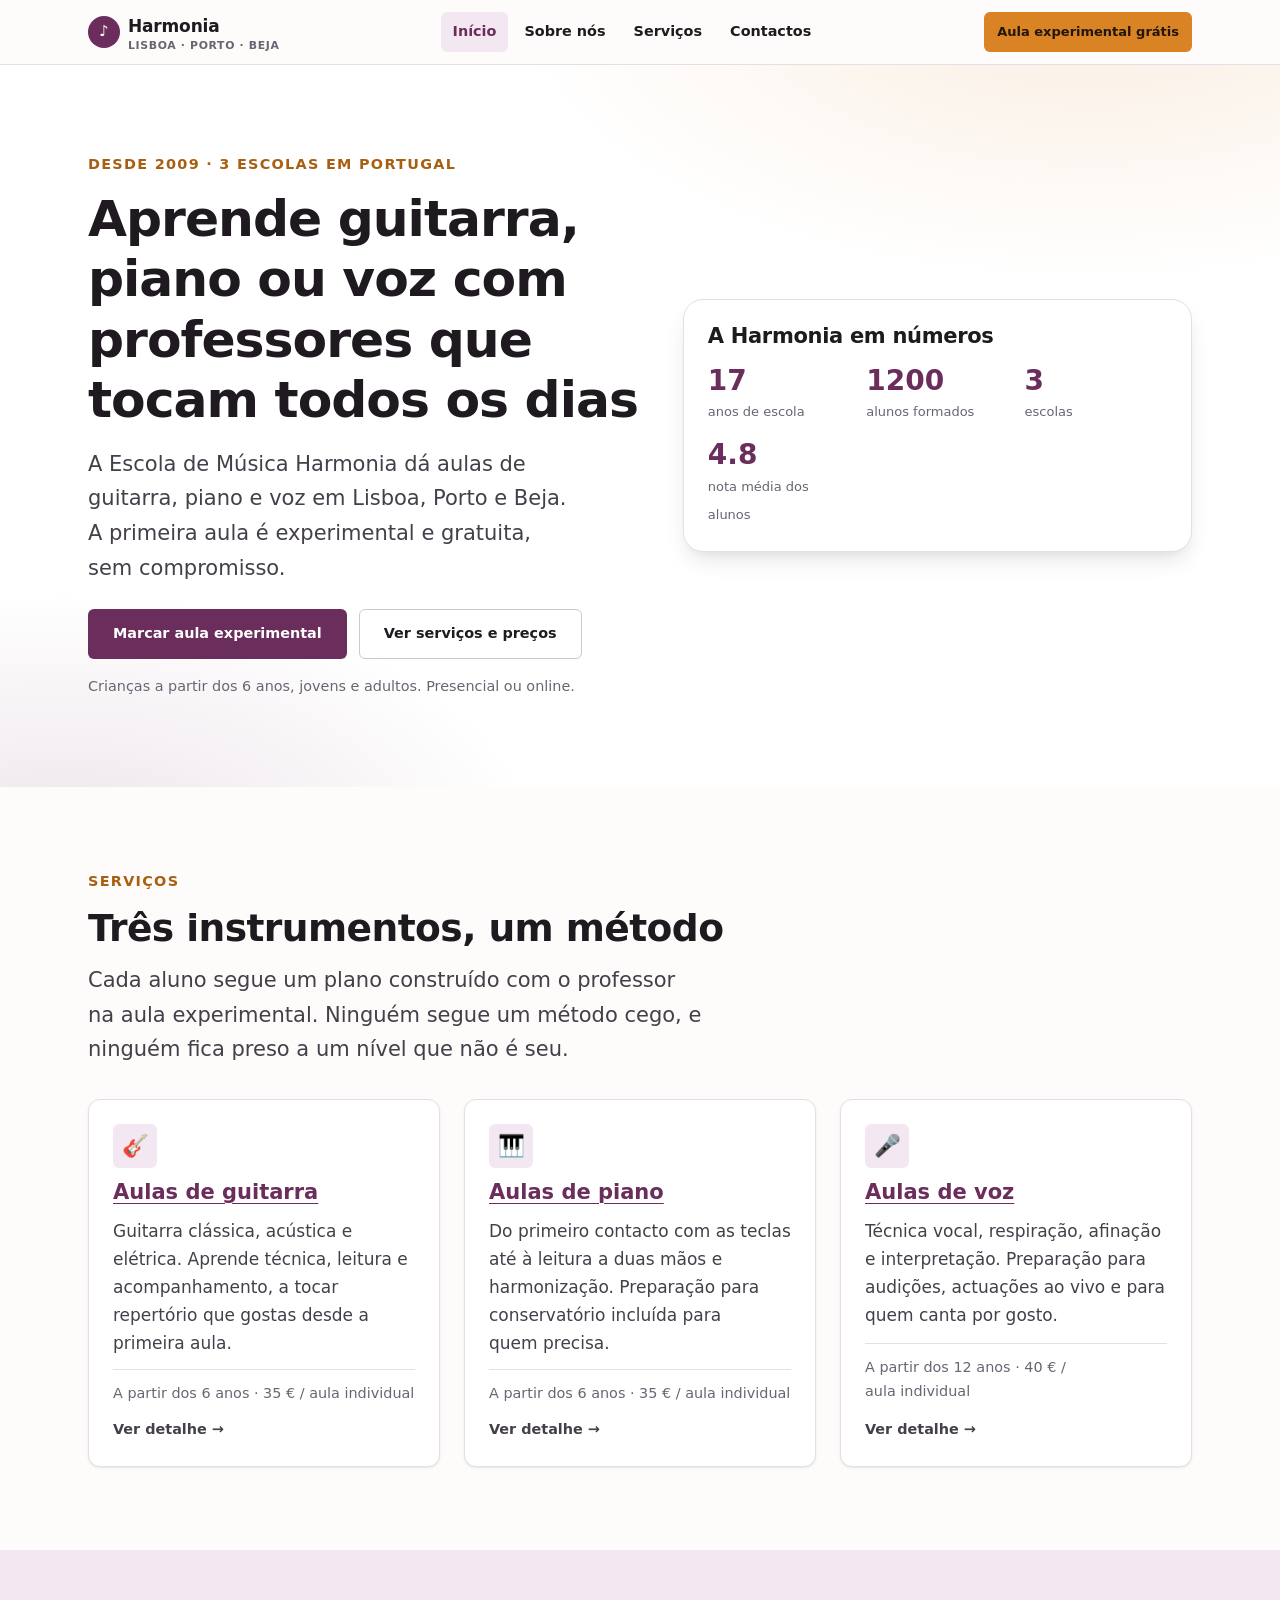
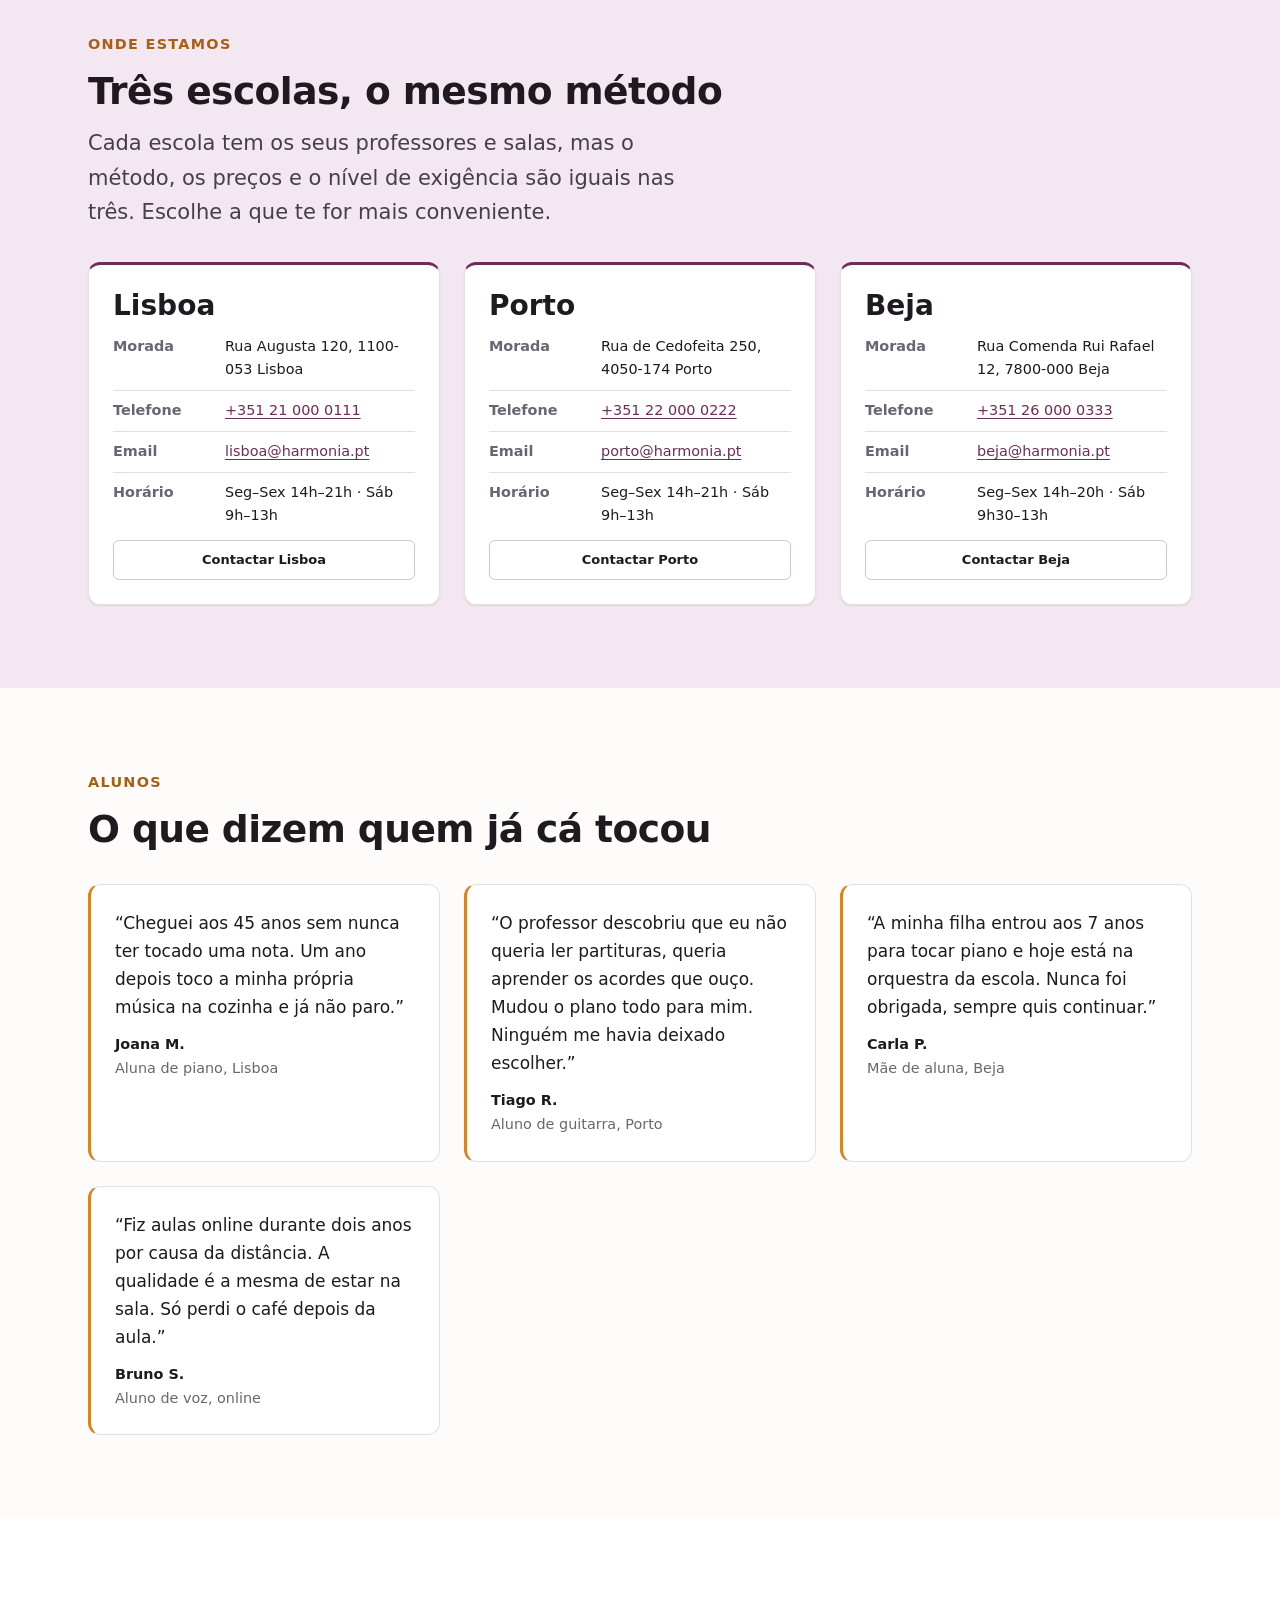
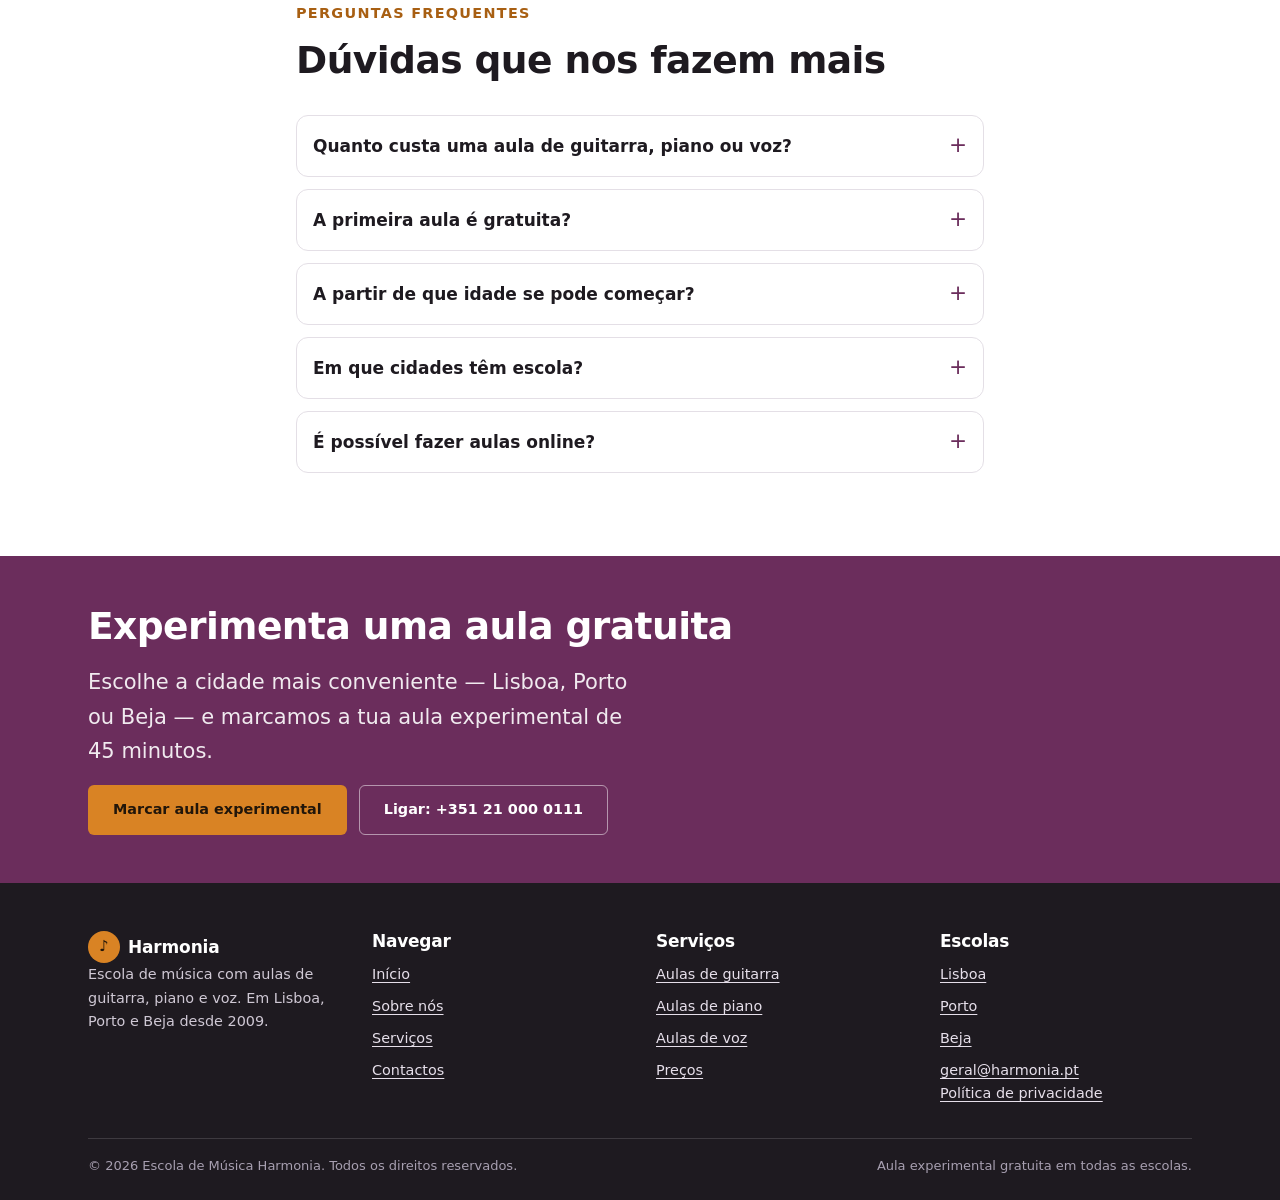
<file: index.html>
<!DOCTYPE html>
<html lang="pt-PT">
<head>
<meta charset="UTF-8">
<meta name="viewport" content="width=device-width, initial-scale=1">
<title>Escola de Música Harmonia — Aulas de guitarra, piano e voz em Lisboa, Porto e Beja</title>
<meta name="description" content="Aulas de guitarra, piano e voz em Lisboa, Porto e Beja. Desde 2009 que ensinamos música a iniciantes e avançados. Aula experimental gratuita. Turmas para adultos, jovens e crianças.">
<link rel="canonical" href="https://exemplo.com/">
<meta name="theme-color" content="#6b2d5c">

<!-- Open Graph -->
<meta property="og:type" content="website">
<meta property="og:locale" content="pt_PT">
<meta property="og:site_name" content="Escola de Música Harmonia">
<meta property="og:title" content="Escola de Música Harmonia — Guitarra, piano e voz em Lisboa, Porto e Beja">
<meta property="og:description" content="Aulas de guitarra, piano e voz em Lisboa, Porto e Beja. Aula experimental gratuita para novos alunos.">
<meta property="og:url" content="https://exemplo.com/">
<meta property="og:image" content="https://exemplo.com/assets/img/og-capa.jpg">
<meta property="og:image:width" content="1200">
<meta property="og:image:height" content="630">
<meta property="og:image:alt" content="Alunos a tocar guitarra, piano e voz numa sala da Escola de Música Harmonia">

<!-- Twitter -->
<meta name="twitter:card" content="summary_large_image">
<meta name="twitter:title" content="Escola de Música Harmonia — Guitarra, piano e voz">
<meta name="twitter:description" content="Aulas de guitarra, piano e voz em Lisboa, Porto e Beja. Aula experimental gratuita.">
<meta name="twitter:image" content="https://exemplo.com/assets/img/og-capa.jpg">

<link rel="stylesheet" href="assets/css/main.css">
<link rel="icon" href="assets/img/favicon.svg" type="image/svg+xml">

<!-- Dados estruturados: identidade da organização, das três escolas,
     dos serviços e das perguntas frequentes. @id estáveis para que os
     motores de IA reconheçam a mesma entidade em todas as páginas. -->
<script type="application/ld+json">
{
  "@context": "https://schema.org",
  "@graph": [
    {
      "@type": ["EducationalOrganization", "LocalBusiness"],
      "@id": "https://exemplo.com/#organizacao",
      "name": "Escola de Música Harmonia",
      "url": "https://exemplo.com/",
      "logo": "https://exemplo.com/assets/img/logo.svg",
      "image": "https://exemplo.com/assets/img/og-capa.jpg",
      "description": "Escola de música com aulas de guitarra, piano e voz em Lisboa, Porto e Beja. Aulas individuais e de grupo para adultos, jovens e crianças.",
      "foundingDate": "2009",
      "email": "geral@harmonia.pt",
      "priceRange": "€€",
      "currenciesAccepted": "EUR",
      "areaServed": [
        { "@type": "City", "name": "Lisboa" },
        { "@type": "City", "name": "Porto" },
        { "@type": "City", "name": "Beja" }
      ],
      "knowsLanguage": "pt-PT",
      "sameAs": [],
      "subOrganization": [
        { "@id": "https://exemplo.com/#escola-lisboa" },
        { "@id": "https://exemplo.com/#escola-porto" },
        { "@id": "https://exemplo.com/#escola-beja" }
      ],
      "hasOfferCatalog": { "@id": "https://exemplo.com/#catalogo" }
    },
    {
      "@type": ["EducationalOrganization", "LocalBusiness"],
      "@id": "https://exemplo.com/#escola-lisboa",
      "name": "Escola de Música Harmonia Lisboa",
      "branchOf": { "@id": "https://exemplo.com/#organizacao" },
      "url": "https://exemplo.com/contactos.html",
      "telephone": "+351 21 000 0111",
      "email": "lisboa@harmonia.pt",
      "address": {
        "@type": "PostalAddress",
        "streetAddress": "Rua Augusta 120",
        "addressLocality": "Lisboa",
        "postalCode": "1100-053",
        "addressCountry": "PT"
      },
      "geo": {
        "@type": "GeoCoordinates",
        "latitude": 38.7101,
        "longitude": -9.1392
      },
      "areaServed": { "@type": "City", "name": "Lisboa" },
      "openingHoursSpecification": [
        {
          "@type": "OpeningHoursSpecification",
          "dayOfWeek": ["Monday","Tuesday","Wednesday","Thursday","Friday"],
          "opens": "14:00",
          "closes": "21:00"
        },
        {
          "@type": "OpeningHoursSpecification",
          "dayOfWeek": "Saturday",
          "opens": "09:00",
          "closes": "13:00"
        }
      ]
    },
    {
      "@type": ["EducationalOrganization", "LocalBusiness"],
      "@id": "https://exemplo.com/#escola-porto",
      "name": "Escola de Música Harmonia Porto",
      "branchOf": { "@id": "https://exemplo.com/#organizacao" },
      "url": "https://exemplo.com/contactos.html",
      "telephone": "+351 22 000 0222",
      "email": "porto@harmonia.pt",
      "address": {
        "@type": "PostalAddress",
        "streetAddress": "Rua de Cedofeita 250",
        "addressLocality": "Porto",
        "postalCode": "4050-174",
        "addressCountry": "PT"
      },
      "geo": {
        "@type": "GeoCoordinates",
        "latitude": 41.1579,
        "longitude": -8.6291
      },
      "areaServed": { "@type": "City", "name": "Porto" },
      "openingHoursSpecification": [
        {
          "@type": "OpeningHoursSpecification",
          "dayOfWeek": ["Monday","Tuesday","Wednesday","Thursday","Friday"],
          "opens": "14:00",
          "closes": "21:00"
        },
        {
          "@type": "OpeningHoursSpecification",
          "dayOfWeek": "Saturday",
          "opens": "09:00",
          "closes": "13:00"
        }
      ]
    },
    {
      "@type": ["EducationalOrganization", "LocalBusiness"],
      "@id": "https://exemplo.com/#escola-beja",
      "name": "Escola de Música Harmonia Beja",
      "branchOf": { "@id": "https://exemplo.com/#organizacao" },
      "url": "https://exemplo.com/contactos.html",
      "telephone": "+351 26 000 0333",
      "email": "beja@harmonia.pt",
      "address": {
        "@type": "PostalAddress",
        "streetAddress": "Rua Comenda Rui Rafael 12",
        "addressLocality": "Beja",
        "postalCode": "7800-000",
        "addressCountry": "PT"
      },
      "geo": {
        "@type": "GeoCoordinates",
        "latitude": 38.0134,
        "longitude": -7.8634
      },
      "areaServed": { "@type": "City", "name": "Beja" },
      "openingHoursSpecification": [
        {
          "@type": "OpeningHoursSpecification",
          "dayOfWeek": ["Monday","Tuesday","Wednesday","Thursday","Friday"],
          "opens": "14:00",
          "closes": "20:00"
        },
        {
          "@type": "OpeningHoursSpecification",
          "dayOfWeek": "Saturday",
          "opens": "09:30",
          "closes": "13:00"
        }
      ]
    },
    {
      "@type": "OfferCatalog",
      "@id": "https://exemplo.com/#catalogo",
      "name": "Aulas de música — Escola Harmonia",
      "itemListElement": [
        {
          "@type": "Course",
          "name": "Aulas de guitarra",
          "description": "Aulas individuais ou de grupo de guitarra acústica e elétrica, do nível iniciante ao avançado.",
          "provider": { "@id": "https://exemplo.com/#organizacao" },
          "hasCourseInstance": {
            "@type": "CourseInstance",
            "courseMode": ["onsite", "online"],
            "courseWorkload": "PT50M",
            "instructor": {
              "@type": "Person",
              "name": "Ana Ferreira",
              "jobTitle": "Professora de guitarra"
            }
          },
          "offers": {
            "@type": "Offer",
            "price": "35",
            "priceCurrency": "EUR",
            "category": "Aula individual, 50 minutos",
            "availability": "https://schema.org/InStock",
            "eligibleRegion": { "@type": "City", "name": "Lisboa" },
            "url": "https://exemplo.com/servicos.html"
          }
        },
        {
          "@type": "Course",
          "name": "Aulas de piano",
          "description": "Aulas individuais ou de grupo de piano, com leitura,harmónica e acompanhamento de repertório.",
          "provider": { "@id": "https://exemplo.com/#organizacao" },
          "hasCourseInstance": {
            "@type": "CourseInstance",
            "courseMode": ["onsite", "online"],
            "courseWorkload": "PT50M",
            "instructor": {
              "@type": "Person",
              "name": "Miguel Sá",
              "jobTitle": "Professor de piano"
            }
          },
          "offers": {
            "@type": "Offer",
            "price": "35",
            "priceCurrency": "EUR",
            "category": "Aula individual, 50 minutos",
            "availability": "https://schema.org/InStock",
            "eligibleRegion": { "@type": "City", "name": "Lisboa" },
            "url": "https://exemplo.com/servicos.html"
          }
        },
        {
          "@type": "Course",
          "name": "Aulas de voz",
          "description": "Aulas de canto e técnica vocal, com trabalho de respiração, afinação e interpretação.",
          "provider": { "@id": "https://exemplo.com/#organizacao" },
          "hasCourseInstance": {
            "@type": "CourseInstance",
            "courseMode": ["onsite", "online"],
            "courseWorkload": "PT50M",
            "instructor": {
              "@type": "Person",
              "name": "Rita Correia",
              "jobTitle": "Professora de voz"
            }
          },
          "offers": {
            "@type": "Offer",
            "price": "40",
            "priceCurrency": "EUR",
            "category": "Aula individual, 50 minutos",
            "availability": "https://schema.org/InStock",
            "eligibleRegion": { "@type": "City", "name": "Lisboa" },
            "url": "https://exemplo.com/servicos.html"
          }
        }
      ]
    },
    {
      "@type": "WebSite",
      "@id": "https://exemplo.com/#website",
      "url": "https://exemplo.com/",
      "name": "Escola de Música Harmonia",
      "inLanguage": "pt-PT",
      "publisher": { "@id": "https://exemplo.com/#organizacao" }
    },
    {
      "@type": "FAQPage",
      "@id": "https://exemplo.com/#faq-inicio",
      "inLanguage": "pt-PT",
      "mainEntity": [
        {
          "@type": "Question",
          "name": "Quanto custa uma aula de guitarra, piano ou voz?",
          "acceptedAnswer": {
            "@type": "Answer",
            "text": "Uma aula individual de 50 minutos custa 35 € em Lisboa e no Porto, e 30 € em Beja. As aulas de voz custam 40 € em Lisboa e no Porto e 35 € em Beja. A aula experimental de 45 minutos é gratuita."
          }
        },
        {
          "@type": "Question",
          "name": "A primeira aula é gratuita?",
          "acceptedAnswer": {
            "@type": "Answer",
            "text": "Sim. A aula experimental de 45 minutos é gratuita e serve para conhecer o professor, avaliar o teu nível e decidir se queres avançar. Não há compromisso de inscrição."
          }
        },
        {
          "@type": "Question",
          "name": "A partir de que idade se pode começar?",
          "acceptedAnswer": {
            "@type": "Answer",
            "text": "Começamos aulas de guitarra e piano a partir dos 6 anos, com metodologia adaptada à criança. Aulas de voz estão disponíveis a partir dos 12 anos. Adultos sem qualquer experiência são bem-vindos em qualquer idade."
          }
        },
        {
          "@type": "Question",
          "name": "Em que cidades têm escola?",
          "acceptedAnswer": {
            "@type": "Answer",
            "text": "A Escola de Música Harmonia tem três escolas: em Lisboa (Rua Augusta 120), no Porto (Rua de Cedofeita 250) e em Beja (Rua Comenda Rui Rafael 12). As aulas também podem ser feitas online."
          }
        },
        {
          "@type": "Question",
          "name": "É possível fazer aulas online?",
          "acceptedAnswer": {
            "@type": "Answer",
            "text": "Sim. Todas as aulas de guitarra, piano e voz podem ser feitas online por videochamada. O modelo é idêntico ao presencial e o preço é o mesmo."
          }
        }
      ]
    }
  ]
}
</script>
</head>
<body>

<a class="skip-link" href="#conteudo">Saltar para o conteúdo principal</a>

<header class="site-header">
  <div class="container site-header__inner">
    <a class="brand" href="index.html">
      <span class="brand__mark" aria-hidden="true">♪</span>
      <span>
        Harmonia
        <span class="brand__cities">Lisboa · Porto · Beja</span>
      </span>
    </a>

    <button class="nav-toggle" type="button" data-nav-toggle aria-expanded="false" aria-controls="site-nav">
      <span class="nav-toggle__bars" aria-hidden="true"><span></span><span></span><span></span></span>
      <span class="nav-toggle__label">Menu</span>
    </button>

    <nav class="site-nav" id="site-nav" aria-label="Navegação principal">
      <ul class="site-nav__list">
        <li><a class="site-nav__link" href="index.html" aria-current="page">Início</a></li>
        <li><a class="site-nav__link" href="sobre.html">Sobre nós</a></li>
        <li><a class="site-nav__link" href="servicos.html">Serviços</a></li>
        <li><a class="site-nav__link" href="contactos.html">Contactos</a></li>
      </ul>
    </nav>

    <a class="btn btn--accent btn--sm site-header__cta" href="contactos.html">Aula experimental grátis</a>
  </div>
</header>

<main id="conteudo">

  <!-- ================= HERO ================= -->
  <section class="hero">
    <div class="container hero__inner">
      <div>
        <span class="eyebrow">Desde 2009 · 3 escolas em Portugal</span>
        <h1 class="hero__title">Aprende guitarra, piano ou voz com professores que tocam todos os dias</h1>
        <p class="lead hero__lead">A Escola de Música Harmonia dá aulas de guitarra, piano e voz em Lisboa, Porto e Beja. A primeira aula é experimental e gratuita, sem compromisso.</p>
        <div class="hero__actions">
          <a class="btn btn--primary" href="contactos.html">Marcar aula experimental</a>
          <a class="btn btn--ghost" href="servicos.html">Ver serviços e preços</a>
        </div>
        <p class="hero__note">Crianças a partir dos 6 anos, jovens e adultos. Presencial ou online.</p>
      </div>

      <div class="hero__card">
        <h2>A Harmonia em números</h2>
        <div class="stat-list">
          <div class="stat">
            <span class="stat__value">17</span>
            <span class="stat__label">anos de escola</span>
          </div>
          <div class="stat">
            <span class="stat__value">1200</span>
            <span class="stat__label">alunos formados</span>
          </div>
          <div class="stat">
            <span class="stat__value">3</span>
            <span class="stat__label">escolas</span>
          </div>
          <div class="stat">
            <span class="stat__value">4.8</span>
            <span class="stat__label">nota média dos alunos</span>
          </div>
        </div>
      </div>
    </div>
  </section>

  <!-- ================= SERVIÇOS ================= -->
  <section class="section" aria-labelledby="titulo-servicos">
    <div class="container">
      <div class="section__head">
        <span class="eyebrow">Serviços</span>
        <h2 id="titulo-servicos">Três instrumentos, um método</h2>
        <p class="lead">Cada aluno segue um plano construído com o professor na aula experimental. Ninguém segue um método cego, e ninguém fica preso a um nível que não é seu.</p>
      </div>

      <div class="grid">

        <article class="card card--link">
          <span class="card__icon" aria-hidden="true">🎸</span>
          <h3><a href="servicos.html#guitarra">Aulas de guitarra</a></h3>
          <p>Guitarra clássica, acústica e elétrica. Aprende técnica, leitura e acompanhamento, a tocar repertório que gostas desde a primeira aula.</p>
          <p class="card__meta">A partir dos 6 anos · 35 € / aula individual</p>
          <span class="card__link">Ver detalhe →</span>
        </article>

        <article class="card card--link">
          <span class="card__icon" aria-hidden="true">🎹</span>
          <h3><a href="servicos.html#piano">Aulas de piano</a></h3>
          <p>Do primeiro contacto com as teclas até à leitura a duas mãos e harmonização. Preparação para conservatório incluída para quem precisa.</p>
          <p class="card__meta">A partir dos 6 anos · 35 € / aula individual</p>
          <span class="card__link">Ver detalhe →</span>
        </article>

        <article class="card card--link">
          <span class="card__icon" aria-hidden="true">🎤</span>
          <h3><a href="servicos.html#voz">Aulas de voz</a></h3>
          <p>Técnica vocal, respiração, afinação e interpretação. Preparação para audições, actuações ao vivo e para quem canta por gosto.</p>
          <p class="card__meta">A partir dos 12 anos · 40 € / aula individual</p>
          <span class="card__link">Ver detalhe →</span>
        </article>

      </div>
    </div>
  </section>

  <!-- ================= ESCOLAS ================= -->
  <section class="section section--tint" aria-labelledby="titulo-escolas">
    <div class="container">
      <div class="section__head">
        <span class="eyebrow">Onde estamos</span>
        <h2 id="titulo-escolas">Três escolas, o mesmo método</h2>
        <p class="lead">Cada escola tem os seus professores e salas, mas o método, os preços e o nível de exigência são iguais nas três. Escolhe a que te for mais conveniente.</p>
      </div>

      <div class="grid">

        <article class="city-card">
          <h3>Lisboa</h3>
          <dl class="facts">
            <div><dt>Morada</dt><dd>Rua Augusta 120, 1100-053 Lisboa</dd></div>
            <div><dt>Telefone</dt><dd><a href="tel:+351210000111">+351 21 000 0111</a></dd></div>
            <div><dt>Email</dt><dd><a href="mailto:lisboa@harmonia.pt">lisboa@harmonia.pt</a></dd></div>
            <div><dt>Horário</dt><dd>Seg–Sex 14h–21h · Sáb 9h–13h</dd></div>
          </dl>
          <a class="btn btn--ghost btn--sm" href="contactos.html">Contactar Lisboa</a>
        </article>

        <article class="city-card">
          <h3>Porto</h3>
          <dl class="facts">
            <div><dt>Morada</dt><dd>Rua de Cedofeita 250, 4050-174 Porto</dd></div>
            <div><dt>Telefone</dt><dd><a href="tel:+351220000222">+351 22 000 0222</a></dd></div>
            <div><dt>Email</dt><dd><a href="mailto:porto@harmonia.pt">porto@harmonia.pt</a></dd></div>
            <div><dt>Horário</dt><dd>Seg–Sex 14h–21h · Sáb 9h–13h</dd></div>
          </dl>
          <a class="btn btn--ghost btn--sm" href="contactos.html">Contactar Porto</a>
        </article>

        <article class="city-card">
          <h3>Beja</h3>
          <dl class="facts">
            <div><dt>Morada</dt><dd>Rua Comenda Rui Rafael 12, 7800-000 Beja</dd></div>
            <div><dt>Telefone</dt><dd><a href="tel:+351260000333">+351 26 000 0333</a></dd></div>
            <div><dt>Email</dt><dd><a href="mailto:beja@harmonia.pt">beja@harmonia.pt</a></dd></div>
            <div><dt>Horário</dt><dd>Seg–Sex 14h–20h · Sáb 9h30–13h</dd></div>
          </dl>
          <a class="btn btn--ghost btn--sm" href="contactos.html">Contactar Beja</a>
        </article>

      </div>
    </div>
  </section>

  <!-- ================= TESTEMUNHOS ================= -->
  <section class="section" aria-labelledby="titulo-alunos">
    <div class="container">
      <div class="section__head">
        <span class="eyebrow">Alunos</span>
        <h2 id="titulo-alunos">O que dizem quem já cá tocou</h2>
      </div>

      <div class="grid grid--2">
        <figure class="quote">
          <blockquote>“Cheguei aos 45 anos sem nunca ter tocado uma nota. Um ano depois toco a minha própria música na cozinha e já não paro.”</blockquote>
          <figcaption><strong>Joana M.</strong>Aluna de piano, Lisboa</figcaption>
        </figure>
        <figure class="quote">
          <blockquote>“O professor descobriu que eu não queria ler partituras, queria aprender os acordes que ouço. Mudou o plano todo para mim. Ninguém me havia deixado escolher.”</blockquote>
          <figcaption><strong>Tiago R.</strong>Aluno de guitarra, Porto</figcaption>
        </figure>
        <figure class="quote">
          <blockquote>“A minha filha entrou aos 7 anos para tocar piano e hoje está na orquestra da escola. Nunca foi obrigada, sempre quis continuar.”</blockquote>
          <figcaption><strong>Carla P.</strong>Mãe de aluna, Beja</figcaption>
        </figure>
        <figure class="quote">
          <blockquote>“Fiz aulas online durante dois anos por causa da distância. A qualidade é a mesma de estar na sala. Só perdi o café depois da aula.”</blockquote>
          <figcaption><strong>Bruno S.</strong>Aluno de voz, online</figcaption>
        </figure>
      </div>
    </div>
  </section>

  <!-- ================= FAQ ================= -->
  <section class="section section--surface" aria-labelledby="titulo-faq">
    <div class="container container--narrow">
      <div class="section__head">
        <span class="eyebrow">Perguntas frequentes</span>
        <h2 id="titulo-faq">Dúvidas que nos fazem mais</h2>
      </div>

      <div class="faq">
        <details>
          <summary>Quanto custa uma aula de guitarra, piano ou voz?</summary>
          <div class="faq__answer">
            <p>Uma aula individual de 50 minutos custa 35 € em Lisboa e no Porto, e 30 € em Beja.</p>
            <p>As aulas de voz custam 40 € em Lisboa e no Porto, e 35 € em Beja. As aulas de grupo, para 2 a 4 alunos, custam entre 17 € e 20 € por pessoa, conforme a cidade.</p>
            <p>A <a href="servicos.html#precos">aula experimental de 45 minutos é gratuita</a>.</p>
          </div>
        </details>

        <details>
          <summary>A primeira aula é gratuita?</summary>
          <div class="faq__answer">
            <p>Sim, a aula experimental de 45 minutos é gratuita.</p>
            <p>É a altura de conhecer o professor, avaliar o teu nível e decidir se queres avançar. Não há compromisso de inscrição nem pagamento antecipado.</p>
          </div>
        </details>

        <details>
          <summary>A partir de que idade se pode começar?</summary>
          <div class="faq__answer">
            <p>As aulas de guitarra e piano começam a partir dos 6 anos, com metodologia adaptada à criança.</p>
            <p>As aulas de voz estão disponíveis a partir dos 12 anos. Adultos sem qualquer experiência são bem-vindos em qualquer idade — temos mais de metade dos alunos acima dos 30 anos.</p>
          </div>
        </details>

        <details>
          <summary>Em que cidades têm escola?</summary>
          <div class="faq__answer">
            <p>A Escola de Música Harmonia tem três escolas: Lisboa, Porto e Beja.</p>
            <p>As moradas são Rua Augusta 120 em Lisboa, Rua de Cedofeita 250 no Porto e Rua Comenda Rui Rafael 12 em Beja. Encontras todos os contactos na <a href="contactos.html">página de contactos</a>.</p>
          </div>
        </details>

        <details>
          <summary>É possível fazer aulas online?</summary>
          <div class="faq__answer">
            <p>Sim. Todas as aulas de guitarra, piano e voz podem ser feitas online por videochamada.</p>
            <p>O modelo é idêntico ao presencial e o preço é o mesmo. Muitos alunos do Alentejo e das ilhas fazem as aulas que não conseguem fazer presencialmente a partir da escola de Beja.</p>
          </div>
        </details>
      </div>
    </div>
  </section>

  <!-- ================= CTA FINAL ================= -->
  <section class="cta-band">
    <div class="container stack">
      <h2>Experimenta uma aula gratuita</h2>
      <p class="lead">Escolhe a cidade mais conveniente — Lisboa, Porto ou Beja — e marcamos a tua aula experimental de 45 minutos.</p>
      <div class="cluster">
        <a class="btn btn--accent" href="contactos.html">Marcar aula experimental</a>
        <a class="btn btn--ghost" href="tel:+351210000111">Ligar: +351 21 000 0111</a>
      </div>
    </div>
  </section>

</main>

<footer class="site-footer">
  <div class="container">
    <div class="site-footer__grid">
      <div>
        <a class="brand" href="index.html">
          <span class="brand__mark" aria-hidden="true">♪</span>
          <span>Harmonia</span>
        </a>
        <p>Escola de música com aulas de guitarra, piano e voz. Em Lisboa, Porto e Beja desde 2009.</p>
      </div>

      <div>
        <h2>Navegar</h2>
        <ul>
          <li><a href="index.html">Início</a></li>
          <li><a href="sobre.html">Sobre nós</a></li>
          <li><a href="servicos.html">Serviços</a></li>
          <li><a href="contactos.html">Contactos</a></li>
        </ul>
      </div>

      <div>
        <h2>Serviços</h2>
        <ul>
          <li><a href="servicos.html#guitarra">Aulas de guitarra</a></li>
          <li><a href="servicos.html#piano">Aulas de piano</a></li>
          <li><a href="servicos.html#voz">Aulas de voz</a></li>
          <li><a href="servicos.html#precos">Preços</a></li>
        </ul>
      </div>

      <div>
        <h2>Escolas</h2>
        <ul>
          <li><a href="contactos.html#lisboa">Lisboa</a></li>
          <li><a href="contactos.html#porto">Porto</a></li>
          <li><a href="contactos.html#beja">Beja</a></li>
          <li><a href="mailto:geral@harmonia.pt">geral@harmonia.pt</a></li>
        </ul>
        <ul>
          <li><a href="privacidade.html">Política de privacidade</a></li>
        </ul>
      </div>
    </div>

    <div class="site-footer__bottom">
      <p>© 2026 Escola de Música Harmonia. Todos os direitos reservados.</p>
      <p>Aula experimental gratuita em todas as escolas.</p>
    </div>
  </div>
</footer>

<script src="assets/js/main.js" defer></script>
</body>
</html>
</file>
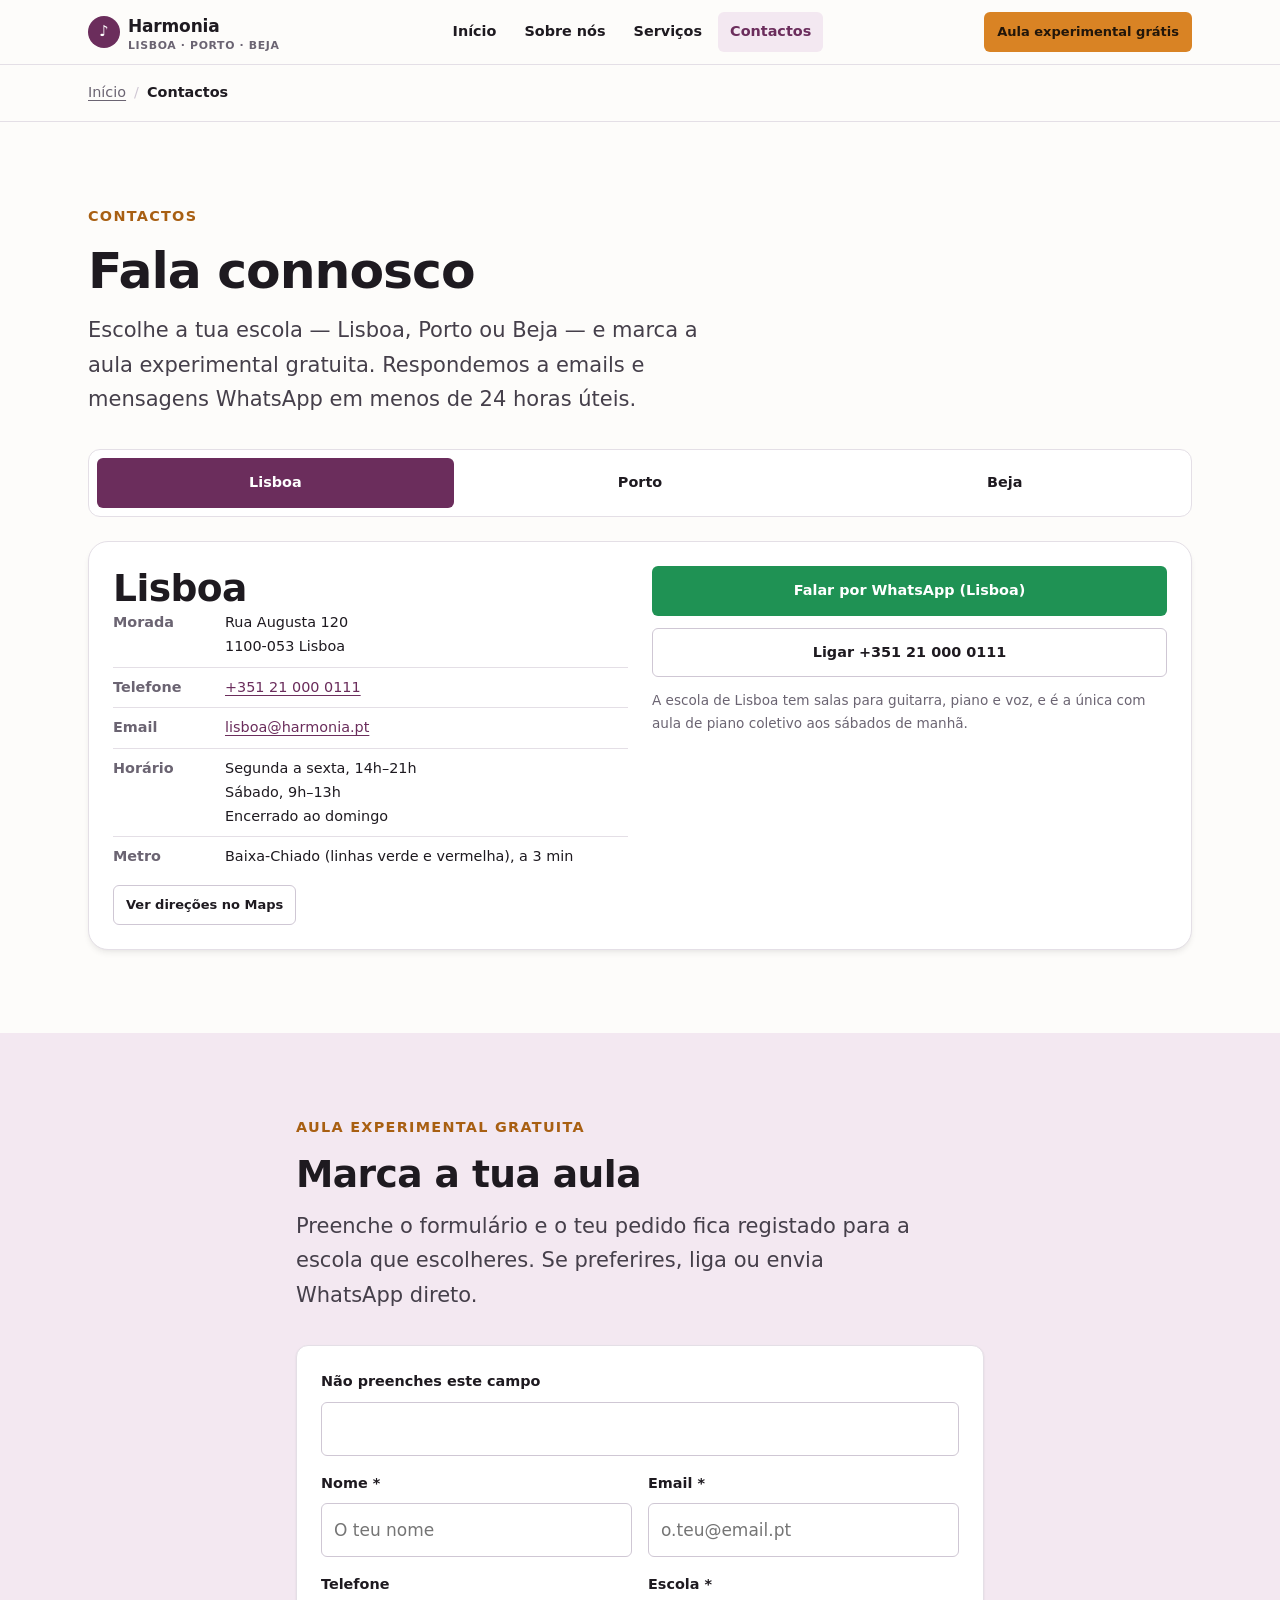
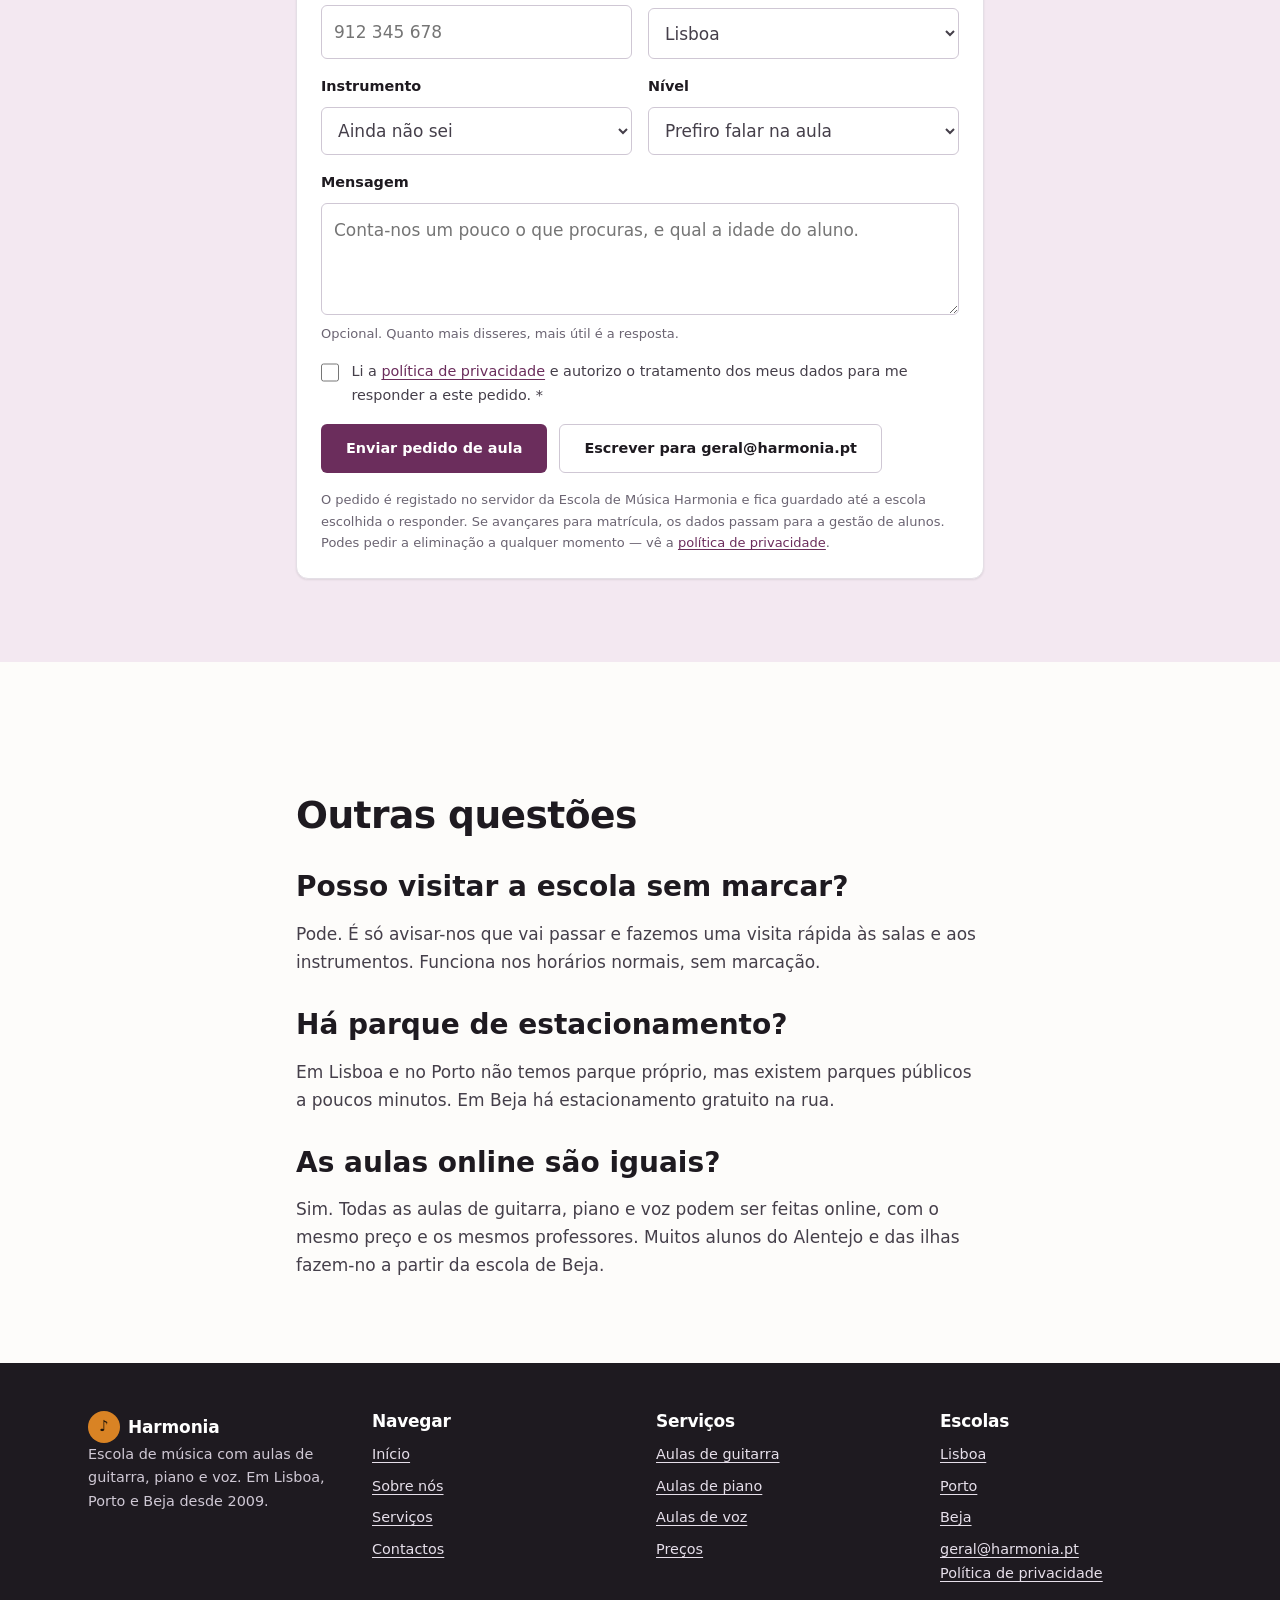
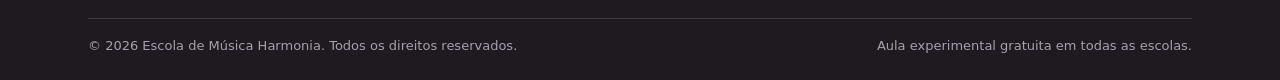
<file: contactos.html>
<!DOCTYPE html>
<html lang="pt-PT">
<head>
<meta charset="UTF-8">
<meta name="viewport" content="width=device-width, initial-scale=1">
<title>Contactos e moradas — Escola de Música Harmonia em Lisboa, Porto e Beja</title>
<meta name="description" content="Moradas, telefones, emails e horários das escolas de música Harmonia em Lisboa, Porto e Beja. Marque a sua aula experimental gratuita por telefone, email, WhatsApp ou formulário.">
<link rel="canonical" href="https://exemplo.com/contactos.html">
<meta name="theme-color" content="#6b2d5c">

<meta property="og:type" content="article">
<meta property="og:locale" content="pt_PT">
<meta property="og:site_name" content="Escola de Música Harmonia">
<meta property="og:title" content="Contactos — Escola de Música Harmonia em Lisboa, Porto e Beja">
<meta property="og:description" content="Moradas, telefones e horários das três escolas. Aula experimental gratuita.">
<meta property="og:url" content="https://exemplo.com/contactos.html">
<meta property="og:image" content="https://exemplo.com/assets/img/og-capa.jpg">
<meta property="og:image:alt" content="Entrada da Escola de Música Harmonia">

<meta name="twitter:card" content="summary_large_image">
<meta name="twitter:title" content="Contactos — Harmonia">
<meta name="twitter:description" content="Lisboa, Porto e Beja. Aula experimental gratuita.">
<meta name="twitter:image" content="https://exemplo.com/assets/img/og-capa.jpg">

<link rel="stylesheet" href="assets/css/main.css">
<link rel="icon" href="assets/img/favicon.svg" type="image/svg+xml">

<script type="application/ld+json">
{
  "@context": "https://schema.org",
  "@graph": [
    {
      "@type": "BreadcrumbList",
      "@id": "https://exemplo.com/contactos.html#breadcrumb-contactos",
      "itemListElement": [
        { "@type": "ListItem", "position": 1, "name": "Início", "item": "https://exemplo.com/" },
        { "@type": "ListItem", "position": 2, "name": "Contactos", "item": "https://exemplo.com/contactos.html" }
      ]
    },
    {
      "@type": "ContactPage",
      "@id": "https://exemplo.com/contactos.html#webpage",
      "url": "https://exemplo.com/contactos.html",
      "name": "Contactos",
      "isPartOf": { "@id": "https://exemplo.com/#website" },
      "about": { "@id": "https://exemplo.com/#organizacao" },
      "inLanguage": "pt-PT"
    },
    {
      "@type": ["EducationalOrganization", "LocalBusiness"],
      "@id": "https://exemplo.com/#escola-lisboa",
      "name": "Escola de Música Harmonia Lisboa",
      "branchOf": { "@id": "https://exemplo.com/#organizacao" },
      "url": "https://exemplo.com/contactos.html",
      "telephone": "+351 21 000 0111",
      "email": "lisboa@harmonia.pt",
      "address": {
        "@type": "PostalAddress",
        "streetAddress": "Rua Augusta 120",
        "addressLocality": "Lisboa",
        "postalCode": "1100-053",
        "addressCountry": "PT"
      },
      "geo": { "@type": "GeoCoordinates", "latitude": 38.7101, "longitude": -9.1392 },
      "areaServed": { "@type": "City", "name": "Lisboa" },
      "openingHoursSpecification": [
        { "@type": "OpeningHoursSpecification",
          "dayOfWeek": ["Monday","Tuesday","Wednesday","Thursday","Friday"],
          "opens": "14:00", "closes": "21:00" },
        { "@type": "OpeningHoursSpecification",
          "dayOfWeek": "Saturday", "opens": "09:00", "closes": "13:00" }
      ]
    },
    {
      "@type": ["EducationalOrganization", "LocalBusiness"],
      "@id": "https://exemplo.com/#escola-porto",
      "name": "Escola de Música Harmonia Porto",
      "branchOf": { "@id": "https://exemplo.com/#organizacao" },
      "url": "https://exemplo.com/contactos.html",
      "telephone": "+351 22 000 0222",
      "email": "porto@harmonia.pt",
      "address": {
        "@type": "PostalAddress",
        "streetAddress": "Rua de Cedofeita 250",
        "addressLocality": "Porto",
        "postalCode": "4050-174",
        "addressCountry": "PT"
      },
      "geo": { "@type": "GeoCoordinates", "latitude": 41.1579, "longitude": -8.6291 },
      "areaServed": { "@type": "City", "name": "Porto" },
      "openingHoursSpecification": [
        { "@type": "OpeningHoursSpecification",
          "dayOfWeek": ["Monday","Tuesday","Wednesday","Thursday","Friday"],
          "opens": "14:00", "closes": "21:00" },
        { "@type": "OpeningHoursSpecification",
          "dayOfWeek": "Saturday", "opens": "09:00", "closes": "13:00" }
      ]
    },
    {
      "@type": ["EducationalOrganization", "LocalBusiness"],
      "@id": "https://exemplo.com/#escola-beja",
      "name": "Escola de Música Harmonia Beja",
      "branchOf": { "@id": "https://exemplo.com/#organizacao" },
      "url": "https://exemplo.com/contactos.html",
      "telephone": "+351 26 000 0333",
      "email": "beja@harmonia.pt",
      "address": {
        "@type": "PostalAddress",
        "streetAddress": "Rua Comenda Rui Rafael 12",
        "addressLocality": "Beja",
        "postalCode": "7800-000",
        "addressCountry": "PT"
      },
      "geo": { "@type": "GeoCoordinates", "latitude": 38.0134, "longitude": -7.8634 },
      "areaServed": { "@type": "City", "name": "Beja" },
      "openingHoursSpecification": [
        { "@type": "OpeningHoursSpecification",
          "dayOfWeek": ["Monday","Tuesday","Wednesday","Thursday","Friday"],
          "opens": "14:00", "closes": "20:00" },
        { "@type": "OpeningHoursSpecification",
          "dayOfWeek": "Saturday", "opens": "09:30", "closes": "13:00" }
      ]
    }
  ]
}
</script>
</head>
<body>

<a class="skip-link" href="#conteudo">Saltar para o conteúdo principal</a>

<header class="site-header">
  <div class="container site-header__inner">
    <a class="brand" href="index.html">
      <span class="brand__mark" aria-hidden="true">♪</span>
      <span>
        Harmonia
        <span class="brand__cities">Lisboa · Porto · Beja</span>
      </span>
    </a>
    <button class="nav-toggle" type="button" data-nav-toggle aria-expanded="false" aria-controls="site-nav">
      <span class="nav-toggle__bars" aria-hidden="true"><span></span><span></span><span></span></span>
      <span class="nav-toggle__label">Menu</span>
    </button>
    <nav class="site-nav" id="site-nav" aria-label="Navegação principal">
      <ul class="site-nav__list">
        <li><a class="site-nav__link" href="index.html">Início</a></li>
        <li><a class="site-nav__link" href="sobre.html">Sobre nós</a></li>
        <li><a class="site-nav__link" href="servicos.html">Serviços</a></li>
        <li><a class="site-nav__link" href="contactos.html" aria-current="page">Contactos</a></li>
      </ul>
    </nav>
    <a class="btn btn--accent btn--sm site-header__cta" href="#marcar-aula">Aula experimental grátis</a>
  </div>
</header>

<nav class="breadcrumb" aria-label="Caminho de navegação">
  <div class="container">
    <ol>
      <li><a href="index.html">Início</a></li>
      <li><span aria-current="page">Contactos</span></li>
    </ol>
  </div>
</nav>

<main id="conteudo">

  <section class="section">
    <div class="container">
      <div class="section__head">
        <span class="eyebrow">Contactos</span>
        <h1>Fala connosco</h1>
        <p class="lead">Escolhe a tua escola — Lisboa, Porto ou Beja — e marca a aula experimental gratuita. Respondemos a emails e mensagens WhatsApp em menos de 24 horas úteis.</p>
      </div>

      <!--
        Os separadores ficam ocultos até o JavaScript os ativar (ver main.js).
        Sem JavaScript, os três blocos de contactos continuam visíveis abaixo.
      -->
      <div class="city-tabs" role="tablist" aria-label="Escolher escola" data-city-tabs hidden>
        <button class="city-tabs__btn" type="button" role="tab" id="tab-lisboa"
                aria-controls="lisboa" aria-selected="true" data-cidade="lisboa">
          Lisboa
        </button>
        <button class="city-tabs__btn" type="button" role="tab" id="tab-porto"
                aria-controls="porto" aria-selected="false" tabindex="-1" data-cidade="porto">
          Porto
        </button>
        <button class="city-tabs__btn" type="button" role="tab" id="tab-beja"
                aria-controls="beja" aria-selected="false" tabindex="-1" data-cidade="beja">
          Beja
        </button>
      </div>

      <!-- ============ LISBOA ============ -->
      <section class="city-panel" id="lisboa" role="tabpanel"
               aria-labelledby="tab-lisboa" tabindex="0">
        <div>
          <h2>Lisboa</h2>
          <dl class="facts">
            <div><dt>Morada</dt><dd>Rua Augusta 120<br>1100-053 Lisboa</dd></div>
            <div><dt>Telefone</dt><dd><a href="tel:+351210000111">+351 21 000 0111</a></dd></div>
            <div><dt>Email</dt><dd><a data-mailto-escola="lisboa" href="mailto:lisboa@harmonia.pt">lisboa@harmonia.pt</a></dd></div>
            <div><dt>Horário</dt><dd>Segunda a sexta, 14h–21h<br>Sábado, 9h–13h<br>Encerrado ao domingo</dd></div>
            <div><dt>Metro</dt><dd>Baixa-Chiado (linhas verde e vermelha), a 3 min</dd></div>
          </dl>
          <p style="margin-top:1rem">
            <a class="btn btn--ghost btn--sm"
               href="https://www.google.com/maps/search/?api=1&amp;query=Rua+Augusta+120+Lisboa"
               rel="noopener" target="_blank">Ver direções no Maps</a>
          </p>
        </div>
        <div class="city-panel__actions">
          <a class="btn btn--whatsapp btn--block" data-whatsapp="lisboa" href="#marcar-aula"
             rel="noopener" target="_blank">Falar por WhatsApp (Lisboa)</a>
          <a class="btn btn--ghost btn--block" href="tel:+351210000111">Ligar +351 21 000 0111</a>
          <p style="font-size:.85rem;color:var(--c-muted)">
            A escola de Lisboa tem salas para guitarra, piano e voz, e é a única com aula de piano coletivo aos sábados de manhã.
          </p>
        </div>
      </section>

      <!-- ============ PORTO ============ -->
      <section class="city-panel" id="porto" role="tabpanel"
               aria-labelledby="tab-porto" tabindex="0">
        <div>
          <h2>Porto</h2>
          <dl class="facts">
            <div><dt>Morada</dt><dd>Rua de Cedofeita 250<br>4050-174 Porto</dd></div>
            <div><dt>Telefone</dt><dd><a href="tel:+351220000222">+351 22 000 0222</a></dd></div>
            <div><dt>Email</dt><dd><a data-mailto-escola="porto" href="mailto:porto@harmonia.pt">porto@harmonia.pt</a></dd></div>
            <div><dt>Horário</dt><dd>Segunda a sexta, 14h–21h<br>Sábado, 9h–13h<br>Encerrado ao domingo</dd></div>
            <div><dt>Metro</dt><dd>Trindade (linha D), a 4 min</dd></div>
          </dl>
          <p style="margin-top:1rem">
            <a class="btn btn--ghost btn--sm"
               href="https://www.google.com/maps/search/?api=1&amp;query=Rua+de+Cedofeita+250+Porto"
               rel="noopener" target="_blank">Ver direções no Maps</a>
          </p>
        </div>
        <div class="city-panel__actions">
          <a class="btn btn--whatsapp btn--block" data-whatsapp="porto" href="#marcar-aula"
             rel="noopener" target="_blank">Falar por WhatsApp (Porto)</a>
          <a class="btn btn--ghost btn--block" href="tel:+351220000222">Ligar +351 22 000 0222</a>
          <p style="font-size:.85rem;color:var(--c-muted)">
            A escola do Porto tem o maior estúdio de gravação do conjunto, disponível para ensaios de bandas.
          </p>
        </div>
      </section>

      <!-- ============ BEJA ============ -->
      <section class="city-panel" id="beja" role="tabpanel"
               aria-labelledby="tab-beja" tabindex="0">
        <div>
          <h2>Beja</h2>
          <dl class="facts">
            <div><dt>Morada</dt><dd>Rua Comenda Rui Rafael 12<br>7800-000 Beja</dd></div>
            <div><dt>Telefone</dt><dd><a href="tel:+351260000333">+351 26 000 0333</a></dd></div>
            <div><dt>Email</dt><dd><a data-mailto-escola="beja" href="mailto:beja@harmonia.pt">beja@harmonia.pt</a></dd></div>
            <div><dt>Horário</dt><dd>Segunda a sexta, 14h–20h<br>Sábado, 9h30–13h<br>Encerrado ao domingo</dd></div>
            <div><dt>Acesso</dt><dd>Estacionamento gratuito na rua</dd></div>
          </dl>
          <p style="margin-top:1rem">
            <a class="btn btn--ghost btn--sm"
               href="https://www.google.com/maps/search/?api=1&amp;query=Rua+Comenda+Rui+Rafael+Beja"
               rel="noopener" target="_blank">Ver direções no Maps</a>
          </p>
        </div>
        <div class="city-panel__actions">
          <a class="btn btn--whatsapp btn--block" data-whatsapp="beja" href="#marcar-aula"
             rel="noopener" target="_blank">Falar por WhatsApp (Beja)</a>
          <a class="btn btn--ghost btn--block" href="tel:+351260000333">Ligar +351 26 000 0333</a>
          <p style="font-size:.85rem;color:var(--c-muted)">
            A escola de Beja aplica preços mais baixos e dá apoio a aulas online para alunos de outras regiões.
          </p>
        </div>
      </section>

    </div>
  </section>

  <!-- ============ FORMULÁRIO ============ -->
  <section class="section section--tint" id="marcar-aula" aria-labelledby="titulo-form">
    <div class="container container--narrow">
      <div class="section__head">
        <span class="eyebrow">Aula experimental gratuita</span>
        <h2 id="titulo-form">Marca a tua aula</h2>
        <p class="lead">Preenche o formulário e o teu pedido fica registado para a escola que escolheres. Se preferires, liga ou envia WhatsApp direto.</p>
      </div>

      <div class="card">
        <form class="form" id="form-contacto" action="api/pedidos.php" method="post">
          <!-- Campo-armadilha. Escondido dos olhos e do teclado, mas visível
               para os bots que preenchem tudo o que encontram. Se vier com
               valor, o servidor responde que foi gravado e não grava nada:
               dizer o contrário ensinaria o bot a contornar a armadilha. -->
          <div class="field" aria-hidden="true" hidden>
            <label for="website">Não preenches este campo</label>
            <input type="text" id="website" name="website" tabindex="-1" autocomplete="off">
          </div>
          <div class="form__row">
            <div class="field">
              <label for="nome">Nome <span aria-hidden="true">*</span></label>
              <input type="text" id="nome" name="nome" required autocomplete="name" placeholder="O teu nome">
            </div>
            <div class="field">
              <label for="email">Email <span aria-hidden="true">*</span></label>
              <input type="email" id="email" name="email" required autocomplete="email" placeholder="o.teu@email.pt">
            </div>
          </div>

          <div class="form__row">
            <div class="field">
              <label for="telefone">Telefone</label>
              <input type="tel" id="telefone" name="telefone" autocomplete="tel" placeholder="912 345 678">
            </div>
            <div class="field">
              <label for="escola">Escola <span aria-hidden="true">*</span></label>
              <select id="escola" name="escola" required>
                <option value="">Escolhe uma cidade</option>
                <option value="lisboa">Lisboa</option>
                <option value="porto">Porto</option>
                <option value="beja">Beja</option>
              </select>
            </div>
          </div>

          <div class="form__row">
            <div class="field">
              <label for="instrumento">Instrumento</label>
              <select id="instrumento" name="instrumento">
                <option value="">Ainda não sei</option>
                <option value="guitarra">Guitarra</option>
                <option value="piano">Piano</option>
                <option value="voz">Voz</option>
              </select>
            </div>
            <div class="field">
              <label for="nivel">Nível</label>
              <select id="nivel" name="nivel">
                <option value="">Prefiro falar na aula</option>
                <option value="iniciante">Iniciante — nunca toquei</option>
                <option value="basico">Básico — toco há pouco</option>
                <option value="intermedio">Intermédio — toco há anos</option>
                <option value="avancado">Avançado — procuro orientação</option>
              </select>
            </div>
          </div>

          <div class="field">
            <label for="mensagem">Mensagem</label>
            <textarea id="mensagem" name="mensagem" placeholder="Conta-nos um pouco o que procuras, e qual a idade do aluno."></textarea>
            <span class="field__hint">Opcional. Quanto mais disseres, mais útil é a resposta.</span>
          </div>

          <div class="field field--check">
            <input type="checkbox" id="consentimento" name="consentimento" required>
            <label for="consentimento">Li a <a href="privacidade.html">política de privacidade</a> e autorizo o tratamento dos meus dados para me responder a este pedido. <span aria-hidden="true">*</span></label>
          </div>

          <p class="form__status" data-form-status role="status" aria-live="polite"></p>

          <div class="cluster">
            <button class="btn btn--primary" type="submit">Enviar pedido de aula</button>
            <a class="btn btn--ghost" href="mailto:geral@harmonia.pt">Escrever para geral@harmonia.pt</a>
          </div>

          <p class="form__note">O pedido é registado no servidor da Escola de Música Harmonia e fica guardado até a escola escolhida o responder. Se avançares para matrícula, os dados passam para a gestão de alunos. Podes pedir a eliminação a qualquer momento — vê a <a href="privacidade.html">política de privacidade</a>.</p>
        </form>
      </div>
    </div>
  </section>

  <section class="section">
    <div class="container container--narrow prose">
      <h2>Outras questões</h2>
      <h3>Posso visitar a escola sem marcar?</h3>
      <p>Pode. É só avisar-nos que vai passar e fazemos uma visita rápida às salas e aos instrumentos. Funciona nos horários normais, sem marcação.</p>

      <h3>Há parque de estacionamento?</h3>
      <p>Em Lisboa e no Porto não temos parque próprio, mas existem parques públicos a poucos minutos. Em Beja há estacionamento gratuito na rua.</p>

      <h3>As aulas online são iguais?</h3>
      <p>Sim. Todas as aulas de guitarra, piano e voz podem ser feitas online, com o mesmo preço e os mesmos professores. Muitos alunos do Alentejo e das ilhas fazem-no a partir da escola de Beja.</p>
    </div>
  </section>

</main>

<footer class="site-footer">
  <div class="container">
    <div class="site-footer__grid">
      <div>
        <a class="brand" href="index.html">
          <span class="brand__mark" aria-hidden="true">♪</span>
          <span>Harmonia</span>
        </a>
        <p>Escola de música com aulas de guitarra, piano e voz. Em Lisboa, Porto e Beja desde 2009.</p>
      </div>
      <div>
        <h2>Navegar</h2>
        <ul>
          <li><a href="index.html">Início</a></li>
          <li><a href="sobre.html">Sobre nós</a></li>
          <li><a href="servicos.html">Serviços</a></li>
          <li><a href="contactos.html">Contactos</a></li>
        </ul>
      </div>
      <div>
        <h2>Serviços</h2>
        <ul>
          <li><a href="servicos.html#guitarra">Aulas de guitarra</a></li>
          <li><a href="servicos.html#piano">Aulas de piano</a></li>
          <li><a href="servicos.html#voz">Aulas de voz</a></li>
          <li><a href="servicos.html#precos">Preços</a></li>
        </ul>
      </div>
      <div>
        <h2>Escolas</h2>
        <ul>
          <li><a href="#lisboa">Lisboa</a></li>
          <li><a href="#porto">Porto</a></li>
          <li><a href="#beja">Beja</a></li>
          <li><a href="mailto:geral@harmonia.pt">geral@harmonia.pt</a></li>
        </ul>
        <ul>
          <li><a href="privacidade.html">Política de privacidade</a></li>
        </ul>
      </div>
    </div>
    <div class="site-footer__bottom">
      <p>© 2026 Escola de Música Harmonia. Todos os direitos reservados.</p>
      <p>Aula experimental gratuita em todas as escolas.</p>
    </div>
  </div>
</footer>

<script src="assets/js/main.js" defer></script>
</body>
</html>
</file>
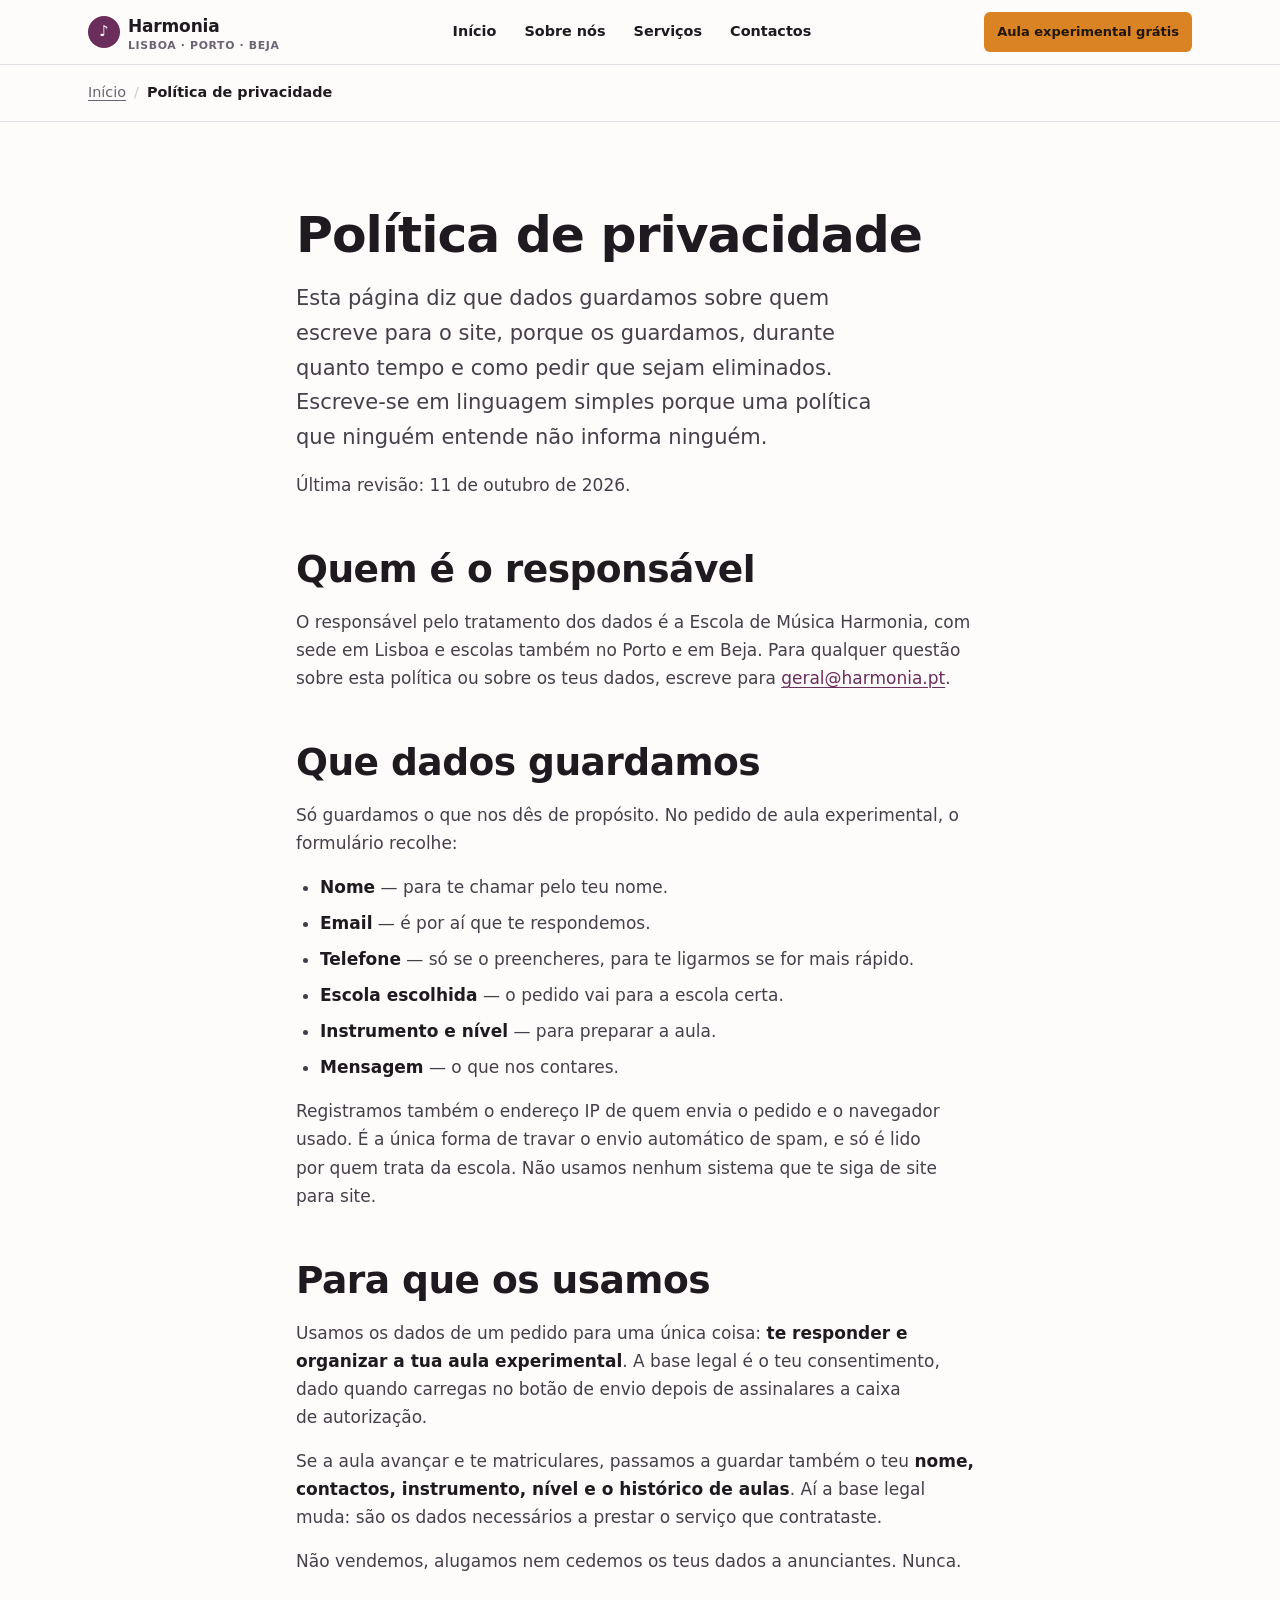
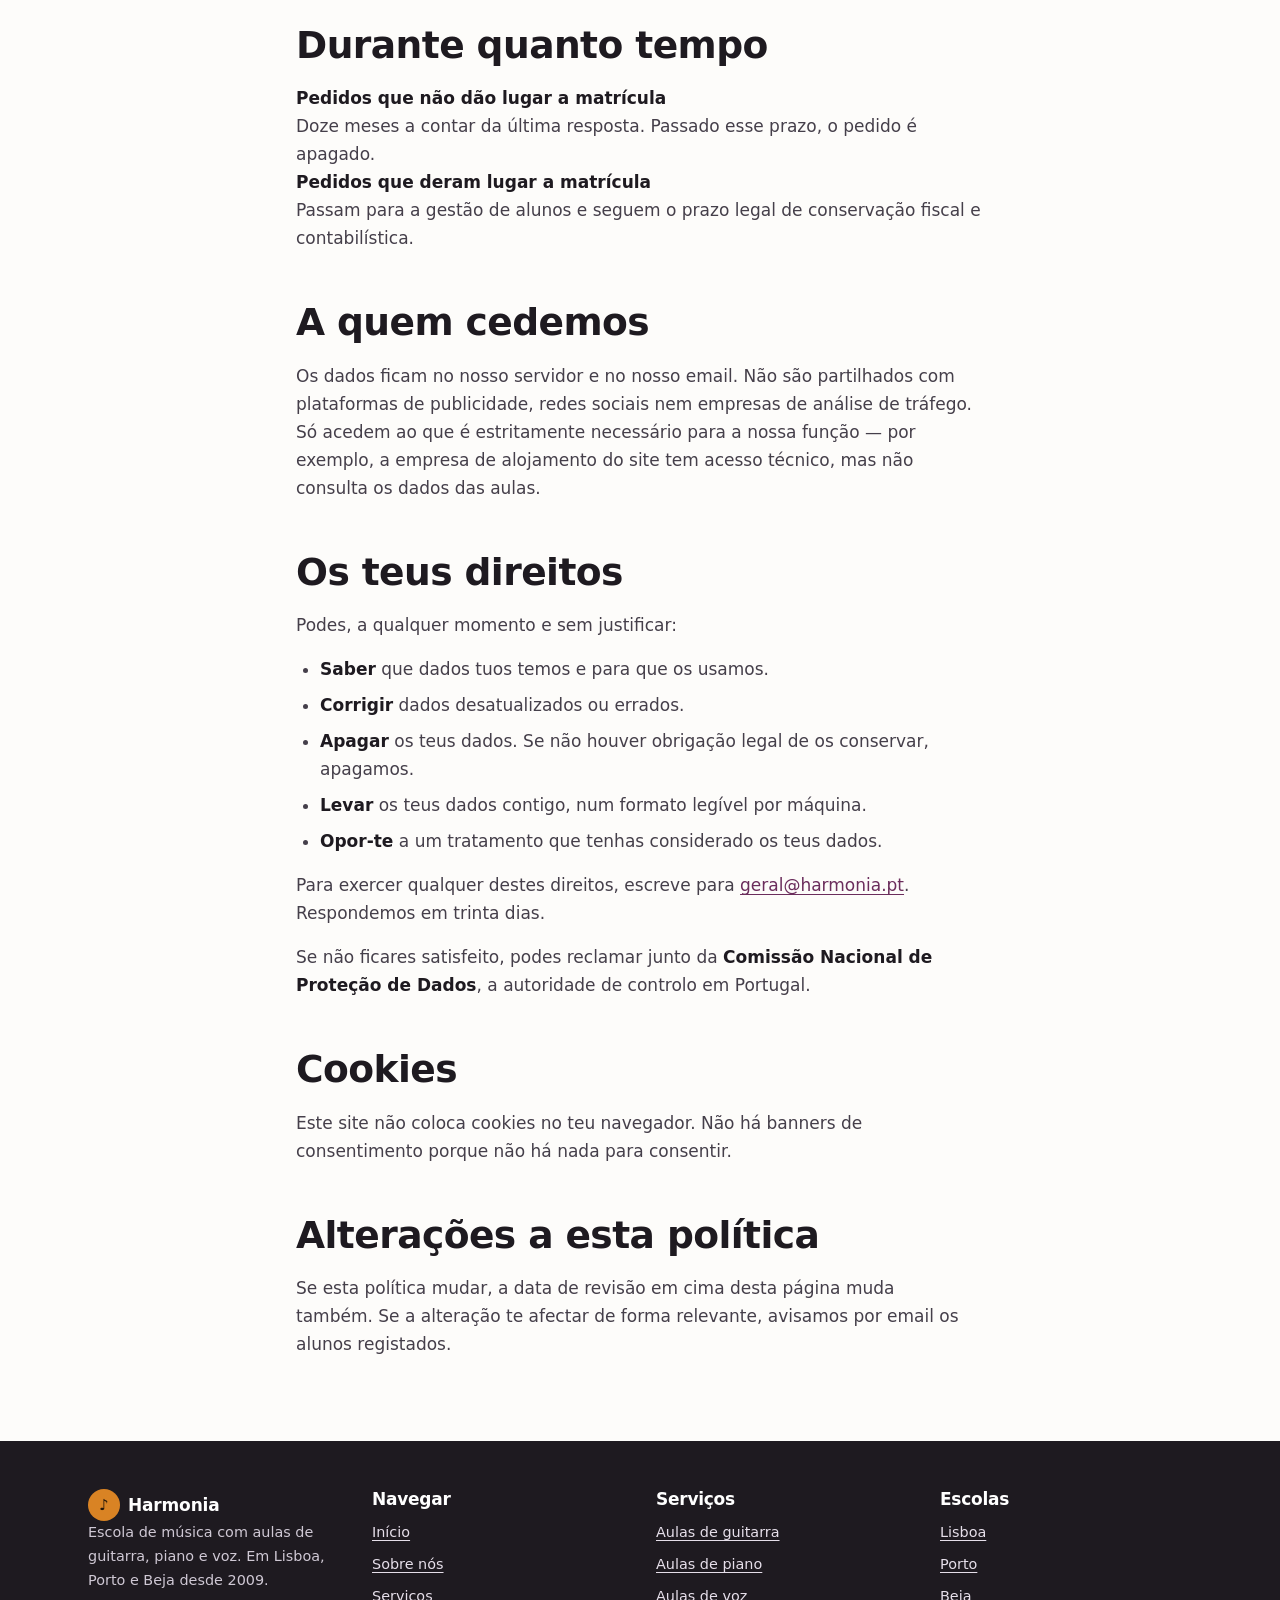
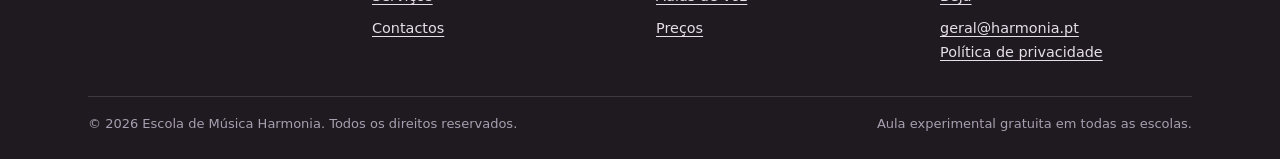
<file: privacidade.html>
<!DOCTYPE html>
<html lang="pt-PT">
<head>
<meta charset="UTF-8">
<meta name="viewport" content="width=device-width, initial-scale=1">
<title>Política de privacidade — Escola de Música Harmonia</title>
<meta name="description" content="Que dados pessoais a Escola de Música Harmonia guarda, porque, durante quanto tempo e como pedir a sua eliminação.">
<link rel="canonical" href="https://exemplo.com/privacidade.html">
<meta name="theme-color" content="#6b2d5c">

<meta property="og:type" content="article">
<meta property="og:locale" content="pt_PT">
<meta property="og:site_name" content="Escola de Música Harmonia">
<meta property="og:title" content="Política de privacidade — Harmonia">
<meta property="og:description" content="Que dados guardamos, porquê e durante quanto tempo.">
<meta property="og:url" content="https://exemplo.com/privacidade.html">
<meta property="og:image" content="https://exemplo.com/assets/img/og-capa.jpg">
<meta property="og:image:alt" content="Entrada da Escola de Música Harmonia">

<meta name="twitter:card" content="summary_large_image">
<meta name="twitter:title" content="Política de privacidade — Harmonia">
<meta name="twitter:description" content="Que dados guardamos, porquê e durante quanto tempo.">
<meta name="twitter:image" content="https://exemplo.com/assets/img/og-capa.jpg">

<link rel="stylesheet" href="assets/css/main.css">
<link rel="icon" href="assets/img/favicon.svg" type="image/svg+xml">

<script type="application/ld+json">
{
  "@context": "https://schema.org",
  "@graph": [
    {
      "@type": "BreadcrumbList",
      "@id": "https://exemplo.com/privacidade.html#breadcrumb-privacidade",
      "itemListElement": [
        { "@type": "ListItem", "position": 1, "name": "Início", "item": "https://exemplo.com/" },
        { "@type": "ListItem", "position": 2, "name": "Política de privacidade", "item": "https://exemplo.com/privacidade.html" }
      ]
    },
    {
      "@type": "WebPage",
      "@id": "https://exemplo.com/privacidade.html#webpage",
      "url": "https://exemplo.com/privacidade.html",
      "name": "Política de privacidade",
      "isPartOf": { "@id": "https://exemplo.com/#website" },
      "about": { "@id": "https://exemplo.com/#organizacao" },
      "inLanguage": "pt-PT"
    }
  ]
}
</script>
</head>
<body>

<a class="skip-link" href="#conteudo">Saltar para o conteúdo principal</a>

<header class="site-header">
  <div class="container site-header__inner">
    <a class="brand" href="index.html">
      <span class="brand__mark" aria-hidden="true">♪</span>
      <span>
        Harmonia
        <span class="brand__cities">Lisboa · Porto · Beja</span>
      </span>
    </a>
    <button class="nav-toggle" type="button" data-nav-toggle aria-expanded="false" aria-controls="site-nav">
      <span class="nav-toggle__bars" aria-hidden="true"><span></span><span></span><span></span></span>
      <span class="nav-toggle__label">Menu</span>
    </button>
    <nav class="site-nav" id="site-nav" aria-label="Navegação principal">
      <ul class="site-nav__list">
        <li><a class="site-nav__link" href="index.html">Início</a></li>
        <li><a class="site-nav__link" href="sobre.html">Sobre nós</a></li>
        <li><a class="site-nav__link" href="servicos.html">Serviços</a></li>
        <li><a class="site-nav__link" href="contactos.html">Contactos</a></li>
      </ul>
    </nav>
    <a class="btn btn--accent btn--sm site-header__cta" href="contactos.html#marcar-aula">Aula experimental grátis</a>
  </div>
</header>

<nav class="breadcrumb" aria-label="Caminho de navegação">
  <div class="container">
    <ol>
      <li><a href="index.html">Início</a></li>
      <li><span aria-current="page">Política de privacidade</span></li>
    </ol>
  </div>
</nav>

<main id="conteudo">

  <section class="section">
    <div class="container container--narrow prose">
      <h1>Política de privacidade</h1>
      <p class="lead">Esta página diz que dados guardamos sobre quem escreve para o site, porque os guardamos, durante quanto tempo e como pedir que sejam eliminados. Escreve-se em linguagem simples porque uma política que ninguém entende não informa ninguém.</p>
      <p>Última revisão: 11 de outubro de 2026.</p>

      <h2>Quem é o responsável</h2>
      <p>O responsável pelo tratamento dos dados é a Escola de Música Harmonia, com sede em Lisboa e escolas também no Porto e em Beja. Para qualquer questão sobre esta política ou sobre os teus dados, escreve para <a href="mailto:geral@harmonia.pt">geral@harmonia.pt</a>.</p>

      <h2>Que dados guardamos</h2>
      <p>Só guardamos o que nos dês de propósito. No pedido de aula experimental, o formulário recolhe:</p>
      <ul>
        <li><strong>Nome</strong> — para te chamar pelo teu nome.</li>
        <li><strong>Email</strong> — é por aí que te respondemos.</li>
        <li><strong>Telefone</strong> — só se o preencheres, para te ligarmos se for mais rápido.</li>
        <li><strong>Escola escolhida</strong> — o pedido vai para a escola certa.</li>
        <li><strong>Instrumento e nível</strong> — para preparar a aula.</li>
        <li><strong>Mensagem</strong> — o que nos contares.</li>
      </ul>
      <p>Registramos também o endereço IP de quem envia o pedido e o navegador usado. É a única forma de travar o envio automático de spam, e só é lido por quem trata da escola. Não usamos nenhum sistema que te siga de site para site.</p>

      <h2>Para que os usamos</h2>
      <p>Usamos os dados de um pedido para uma única coisa: <strong>te responder e organizar a tua aula experimental</strong>. A base legal é o teu consentimento, dado quando carregas no botão de envio depois de assinalares a caixa de autorização.</p>
      <p>Se a aula avançar e te matriculares, passamos a guardar também o teu <strong>nome, contactos, instrumento, nível e o histórico de aulas</strong>. Aí a base legal muda: são os dados necessários a prestar o serviço que contrataste.</p>
      <p>Não vendemos, alugamos nem cedemos os teus dados a anunciantes. Nunca.</p>

      <h2>Durante quanto tempo</h2>
      <dl>
        <dt><strong>Pedidos que não dão lugar a matrícula</strong></dt>
        <dd>Doze meses a contar da última resposta. Passado esse prazo, o pedido é apagado.</dd>
        <dt><strong>Pedidos que deram lugar a matrícula</strong></dt>
        <dd>Passam para a gestão de alunos e seguem o prazo legal de conservação fiscal e contabilística.</dd>
      </dl>

      <h2>A quem cedemos</h2>
      <p>Os dados ficam no nosso servidor e no nosso email. Não são partilhados com plataformas de publicidade, redes sociais nem empresas de análise de tráfego. Só acedem ao que é estritamente necessário para a nossa função — por exemplo, a empresa de alojamento do site tem acesso técnico, mas não consulta os dados das aulas.</p>

      <h2>Os teus direitos</h2>
      <p>Podes, a qualquer momento e sem justificar:</p>
      <ul>
        <li><strong>Saber</strong> que dados tuos temos e para que os usamos.</li>
        <li><strong>Corrigir</strong> dados desatualizados ou errados.</li>
        <li><strong>Apagar</strong> os teus dados. Se não houver obrigação legal de os conservar, apagamos.</li>
        <li><strong>Levar</strong> os teus dados contigo, num formato legível por máquina.</li>
        <li><strong>Opor-te</strong> a um tratamento que tenhas considerado os teus dados.</li>
      </ul>
      <p>Para exercer qualquer destes direitos, escreve para <a href="mailto:geral@harmonia.pt">geral@harmonia.pt</a>. Respondemos em trinta dias.</p>
      <p>Se não ficares satisfeito, podes reclamar junto da <strong>Comissão Nacional de Proteção de Dados</strong>, a autoridade de controlo em Portugal.</p>

      <h2>Cookies</h2>
      <p>Este site não coloca cookies no teu navegador. Não há banners de consentimento porque não há nada para consentir.</p>

      <h2>Alterações a esta política</h2>
      <p>Se esta política mudar, a data de revisão em cima desta página muda também. Se a alteração te afectar de forma relevante, avisamos por email os alunos registados.</p>
    </div>
  </section>

</main>

<footer class="site-footer">
  <div class="container">
    <div class="site-footer__grid">
      <div>
        <a class="brand" href="index.html">
          <span class="brand__mark" aria-hidden="true">♪</span>
          <span>Harmonia</span>
        </a>
        <p>Escola de música com aulas de guitarra, piano e voz. Em Lisboa, Porto e Beja desde 2009.</p>
      </div>
      <div>
        <h2>Navegar</h2>
        <ul>
          <li><a href="index.html">Início</a></li>
          <li><a href="sobre.html">Sobre nós</a></li>
          <li><a href="servicos.html">Serviços</a></li>
          <li><a href="contactos.html">Contactos</a></li>
        </ul>
      </div>
      <div>
        <h2>Serviços</h2>
        <ul>
          <li><a href="servicos.html#guitarra">Aulas de guitarra</a></li>
          <li><a href="servicos.html#piano">Aulas de piano</a></li>
          <li><a href="servicos.html#voz">Aulas de voz</a></li>
          <li><a href="servicos.html#precos">Preços</a></li>
        </ul>
      </div>
      <div>
        <h2>Escolas</h2>
        <ul>
          <li><a href="contactos.html#lisboa">Lisboa</a></li>
          <li><a href="contactos.html#porto">Porto</a></li>
          <li><a href="contactos.html#beja">Beja</a></li>
          <li><a href="mailto:geral@harmonia.pt">geral@harmonia.pt</a></li>
        </ul>
        <ul>
          <li><a href="privacidade.html">Política de privacidade</a></li>
        </ul>
      </div>
    </div>
    <div class="site-footer__bottom">
      <p>© 2026 Escola de Música Harmonia. Todos os direitos reservados.</p>
      <p>Aula experimental gratuita em todas as escolas.</p>
    </div>
  </div>
</footer>

<script src="assets/js/main.js" defer></script>
</body>
</html>
</file>
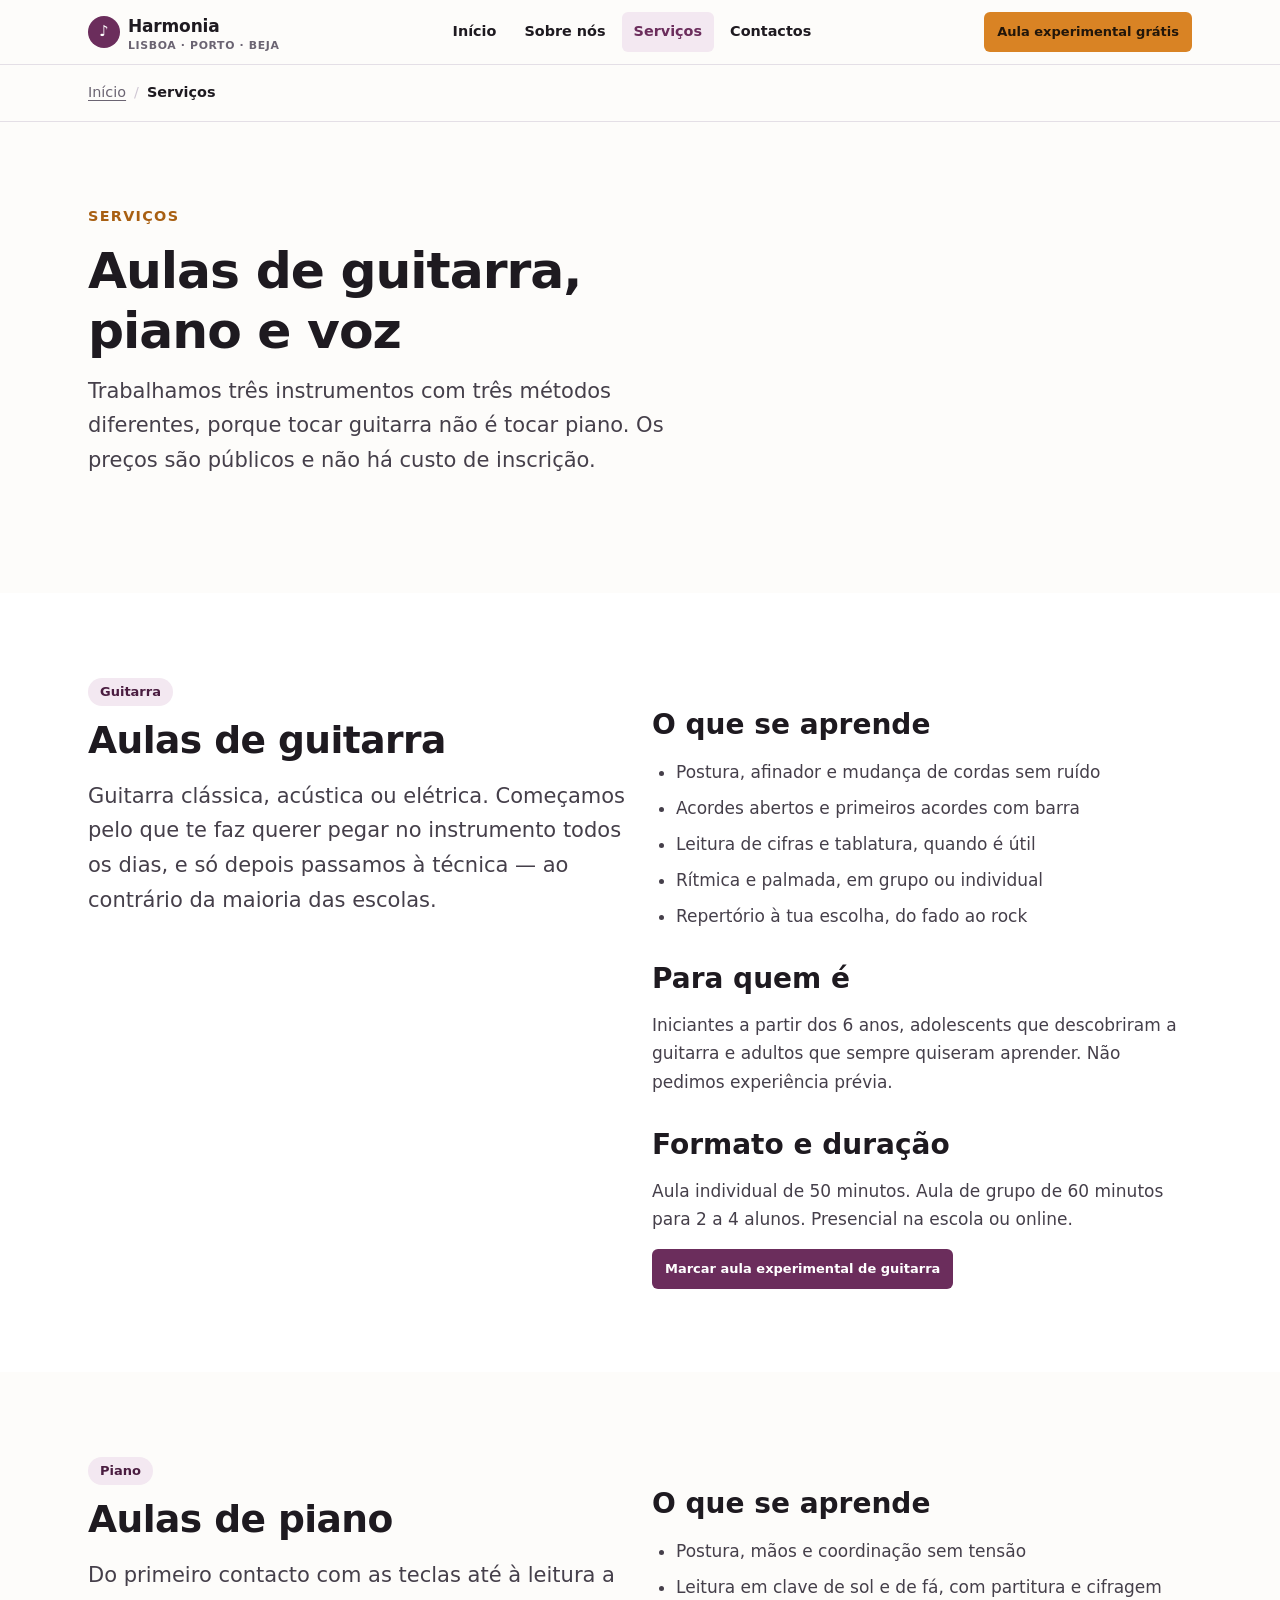
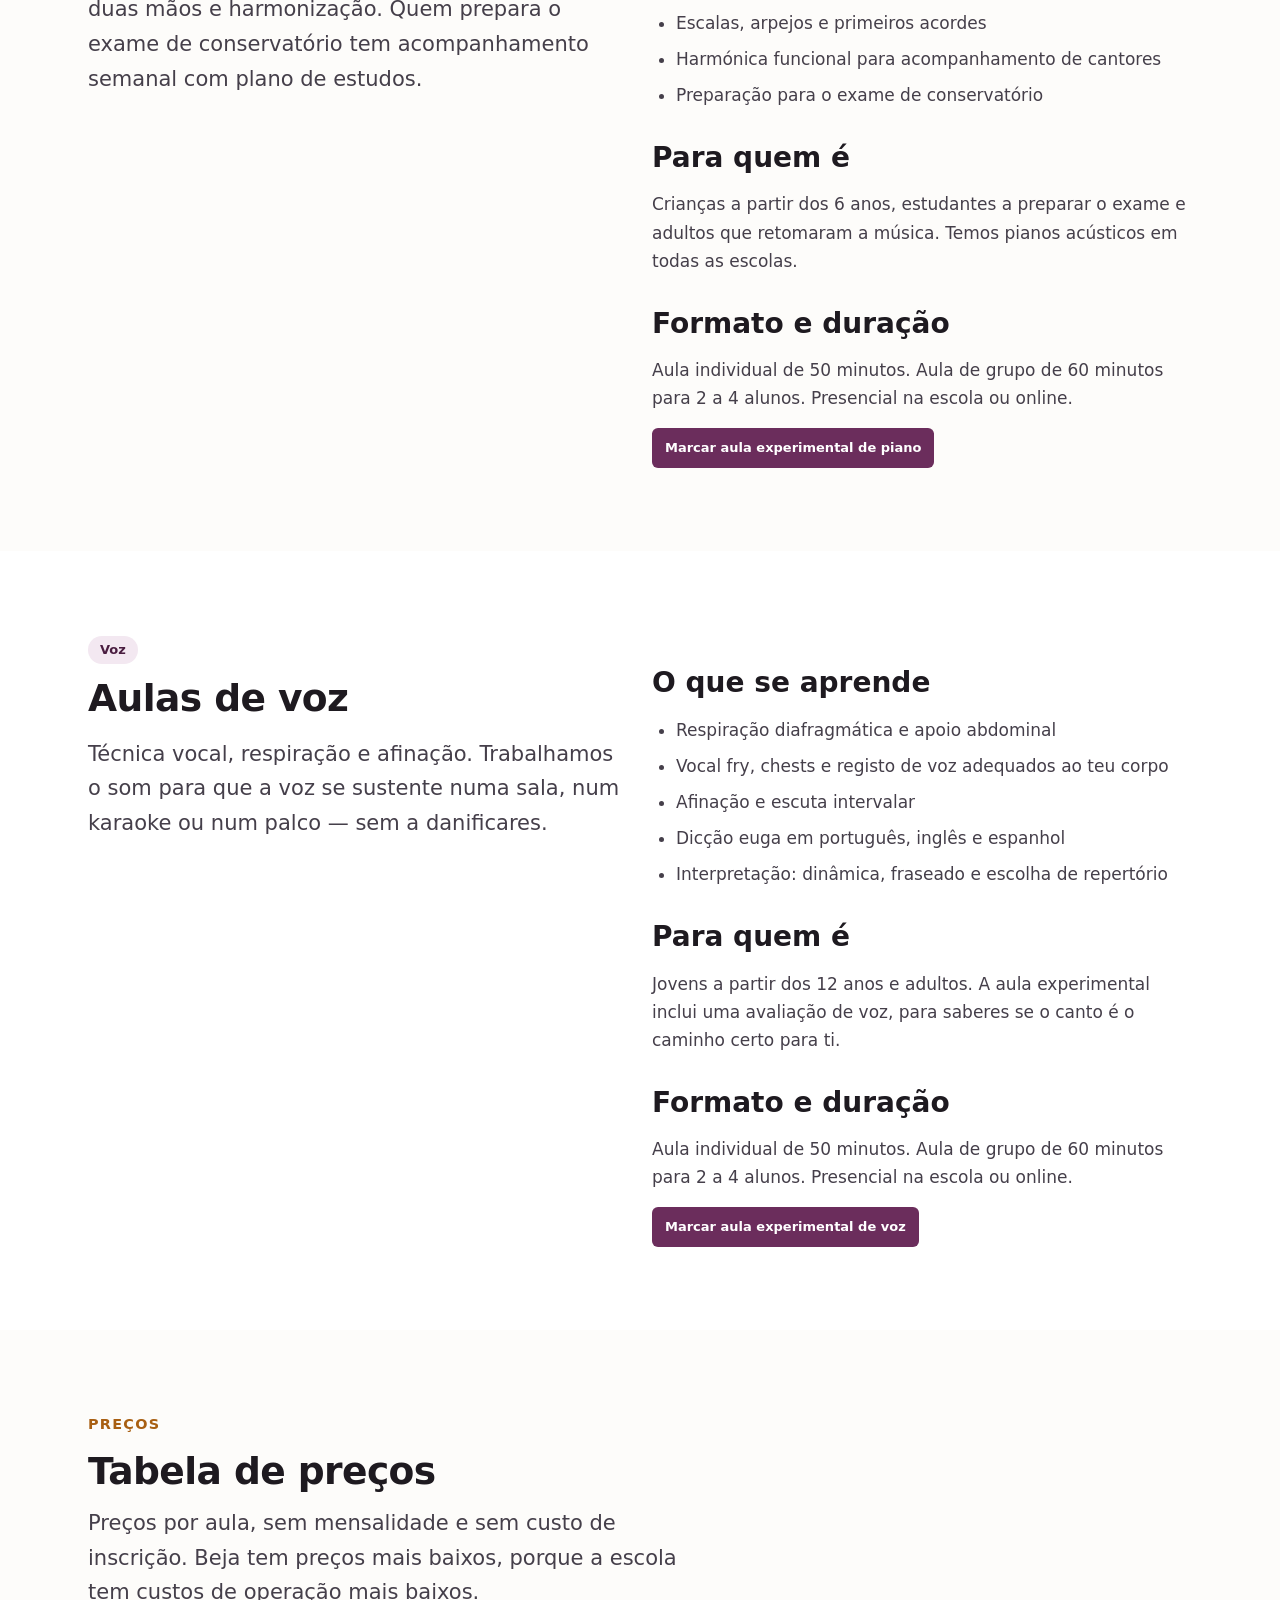
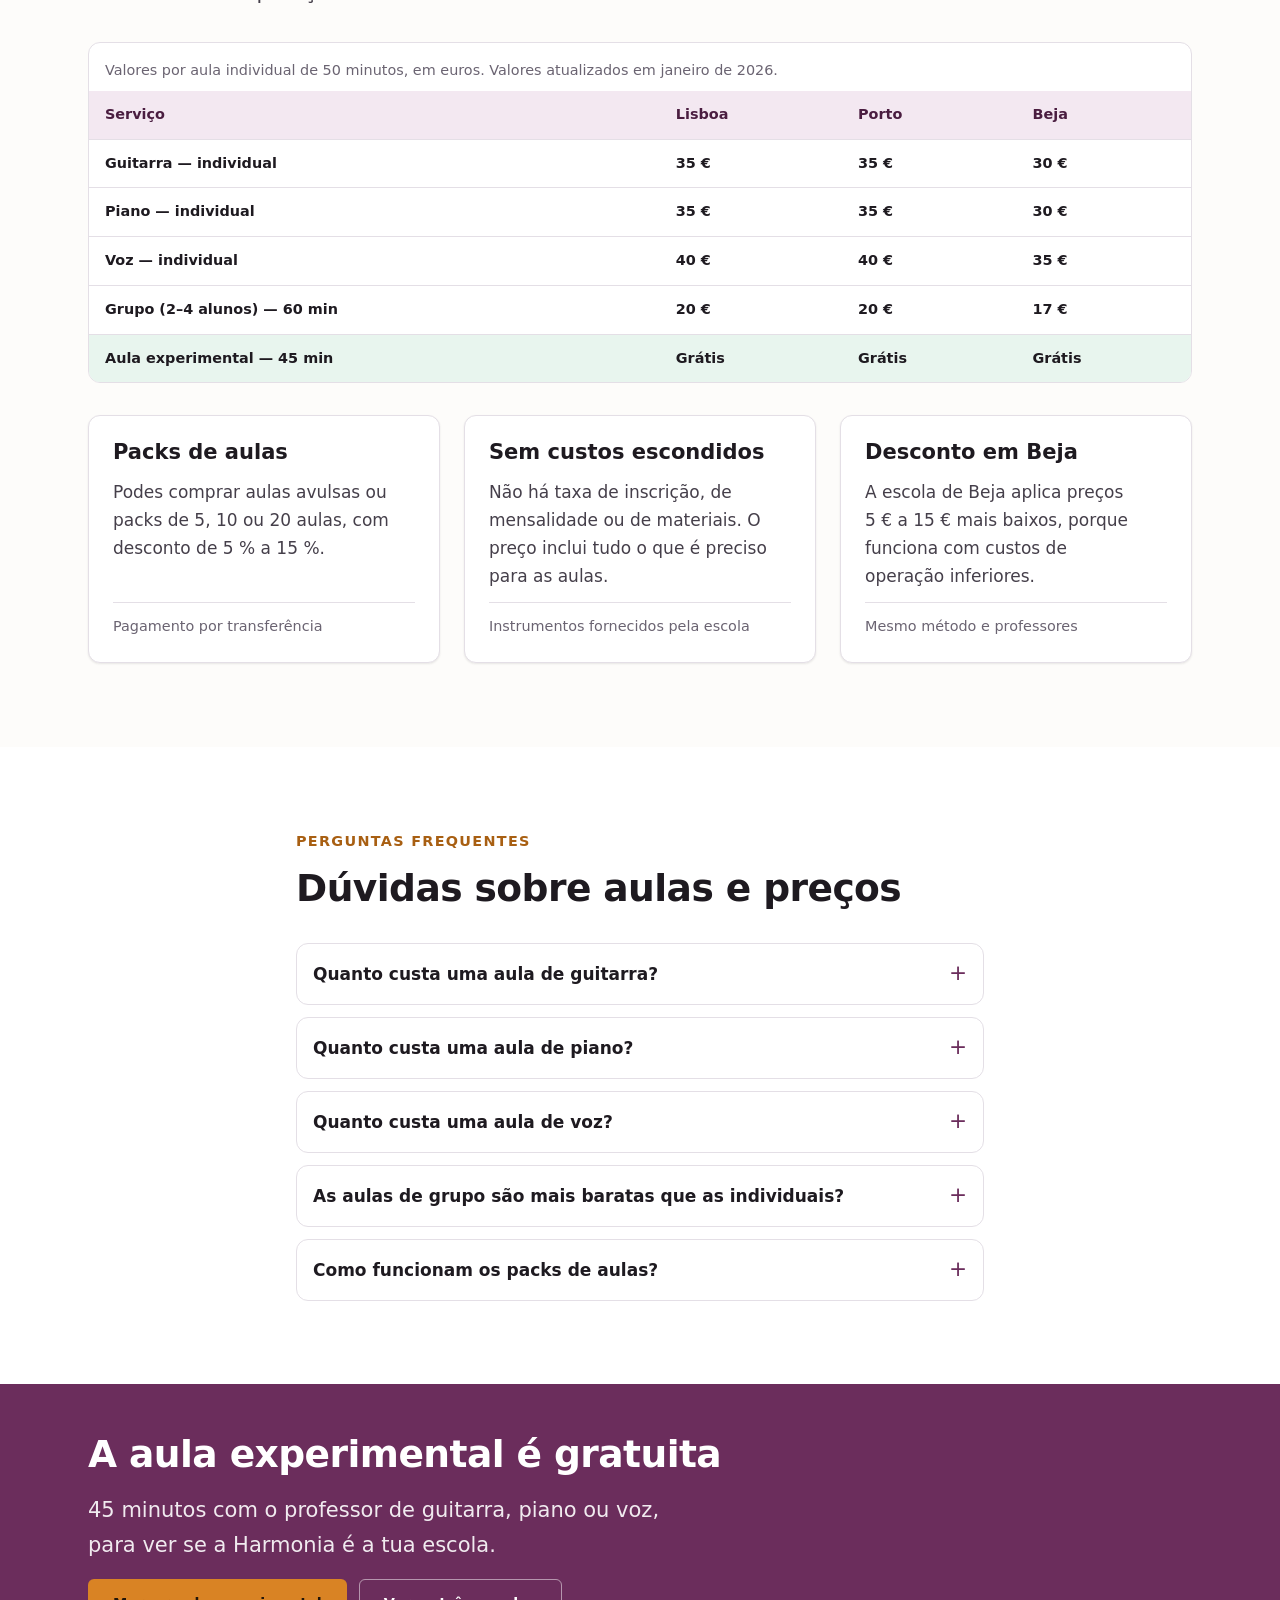
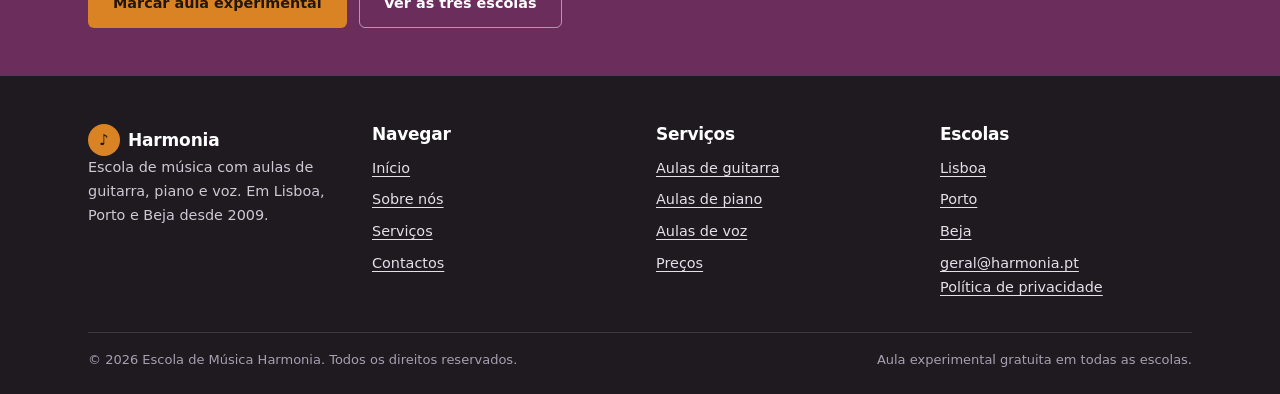
<file: servicos.html>
<!DOCTYPE html>
<html lang="pt-PT">
<head>
<meta charset="UTF-8">
<meta name="viewport" content="width=device-width, initial-scale=1">
<title>Serviços e preços — Aulas de guitarra, piano e voz | Harmonia</title>
<meta name="description" content="Preços das aulas de guitarra, piano e voz em Lisboa, Porto e Beja. Aula individual de 50 minutos desde 30 €, aula de grupo e aula experimental gratuita. Formatos presencial e online.">
<link rel="canonical" href="https://exemplo.com/servicos.html">
<meta name="theme-color" content="#6b2d5c">

<meta property="og:type" content="article">
<meta property="og:locale" content="pt_PT">
<meta property="og:site_name" content="Escola de Música Harmonia">
<meta property="og:title" content="Serviços e preços — Guitarra, piano e voz | Harmonia">
<meta property="og:description" content="Aula individual de 50 minutos desde 30 €. Aula experimental gratuita em Lisboa, Porto e Beja.">
<meta property="og:url" content="https://exemplo.com/servicos.html">
<meta property="og:image" content="https://exemplo.com/assets/img/og-capa.jpg">
<meta property="og:image:alt" content="Aula de guitarra na Escola de Música Harmonia">

<meta name="twitter:card" content="summary_large_image">
<meta name="twitter:title" content="Serviços e preços | Harmonia">
<meta name="twitter:description" content="Guitarra, piano e voz desde 30 € a aula. Primeira aula gratuita.">
<meta name="twitter:image" content="https://exemplo.com/assets/img/og-capa.jpg">

<link rel="stylesheet" href="assets/css/main.css">
<link rel="icon" href="assets/img/favicon.svg" type="image/svg+xml">

<script type="application/ld+json">
{
  "@context": "https://schema.org",
  "@graph": [
    {
      "@type": "BreadcrumbList",
      "@id": "https://exemplo.com/servicos.html#breadcrumb-servicos",
      "itemListElement": [
        { "@type": "ListItem", "position": 1, "name": "Início", "item": "https://exemplo.com/" },
        { "@type": "ListItem", "position": 2, "name": "Serviços", "item": "https://exemplo.com/servicos.html" }
      ]
    },
    {
      "@type": "Page",
      "@id": "https://exemplo.com/servicos.html#webpage",
      "url": "https://exemplo.com/servicos.html",
      "name": "Serviços e preços",
      "isPartOf": { "@id": "https://exemplo.com/#website" },
      "about": { "@id": "https://exemplo.com/#organizacao" },
      "inLanguage": "pt-PT"
    },
    {
      "@type": "FAQPage",
      "@id": "https://exemplo.com/servicos.html#faq-servicos",
      "inLanguage": "pt-PT",
      "mainEntity": [
        {
          "@type": "Question",
          "name": "Quanto custa uma aula de guitarra?",
          "acceptedAnswer": {
            "@type": "Answer",
            "text": "Uma aula individual de guitarra de 50 minutos custa 35 € em Lisboa e no Porto e 30 € em Beja. As aulas de grupo para 2 a 4 alunos custam 20 € por pessoa em Lisboa e no Porto e 17 € em Beja. A aula experimental de 45 minutos é gratuita."
          }
        },
        {
          "@type": "Question",
          "name": "Quanto custa uma aula de piano?",
          "acceptedAnswer": {
            "@type": "Answer",
            "text": "Uma aula individual de piano de 50 minutos custa 35 € em Lisboa e no Porto e 30 € em Beja. As aulas de grupo para 2 a 4 alunos custam 20 € por pessoa em Lisboa e no Porto e 17 € em Beja. A aula experimental de 45 minutos é gratuita."
          }
        },
        {
          "@type": "Question",
          "name": "Quanto custa uma aula de voz?",
          "acceptedAnswer": {
            "@type": "Answer",
            "text": "Uma aula individual de voz de 50 minutos custa 40 € em Lisboa e no Porto e 35 € em Beja. As aulas de grupo para 2 a 4 alunos custam 20 € por pessoa em Lisboa e no Porto e 17 € em Beja. A aula experimental de 45 minutos é gratuita."
          }
        },
        {
          "@type": "Question",
          "name": "As aulas de grupo são mais baratas que as individuais?",
          "acceptedAnswer": {
            "@type": "Answer",
            "text": "Sim. Uma aula individual de 50 minutos custa 35 € em Lisboa e no Porto, enquanto uma aula de grupo de 60 minutos para 2 a 4 alunos custa 20 € por pessoa. A aula de grupo dá mais tempo de música e é a opção mais económica."
          }
        },
        {
          "@type": "Question",
          "name": "Como funcionam os packs de aulas?",
          "acceptedAnswer": {
            "@type": "Answer",
            "text": "Podes comprar aulas avulsas ou packs de 5, 10 ou 20 aulas, que dão um desconto entre 5 % e 15 %. O pagamento dos packs é feito por transferência bancária e o desconto é aplicado de imediato."
          }
        }
      ]
    }
  ]
}
</script>
</head>
<body>

<a class="skip-link" href="#conteudo">Saltar para o conteúdo principal</a>

<header class="site-header">
  <div class="container site-header__inner">
    <a class="brand" href="index.html">
      <span class="brand__mark" aria-hidden="true">♪</span>
      <span>
        Harmonia
        <span class="brand__cities">Lisboa · Porto · Beja</span>
      </span>
    </a>

    <button class="nav-toggle" type="button" data-nav-toggle aria-expanded="false" aria-controls="site-nav">
      <span class="nav-toggle__bars" aria-hidden="true"><span></span><span></span><span></span></span>
      <span class="nav-toggle__label">Menu</span>
    </button>

    <nav class="site-nav" id="site-nav" aria-label="Navegação principal">
      <ul class="site-nav__list">
        <li><a class="site-nav__link" href="index.html">Início</a></li>
        <li><a class="site-nav__link" href="sobre.html">Sobre nós</a></li>
        <li><a class="site-nav__link" href="servicos.html" aria-current="page">Serviços</a></li>
        <li><a class="site-nav__link" href="contactos.html">Contactos</a></li>
      </ul>
    </nav>

    <a class="btn btn--accent btn--sm site-header__cta" href="contactos.html">Aula experimental grátis</a>
  </div>
</header>

<nav class="breadcrumb" aria-label="Caminho de navegação">
  <div class="container">
    <ol>
      <li><a href="index.html">Início</a></li>
      <li><span aria-current="page">Serviços</span></li>
    </ol>
  </div>
</nav>

<main id="conteudo">

  <section class="section">
    <div class="container">
      <div class="section__head">
        <span class="eyebrow">Serviços</span>
        <h1>Aulas de guitarra, piano e voz</h1>
        <p class="lead">Trabalhamos três instrumentos com três métodos diferentes, porque tocar guitarra não é tocar piano. Os preços são públicos e não há custo de inscrição.</p>
      </div>
    </div>
  </section>

  <!-- ============ GUITARRA ============ -->
  <section class="section section--surface" id="guitarra" aria-labelledby="titulo-guitarra">
    <div class="container">
      <div class="grid grid--2">
        <div>
          <span class="pill">Guitarra</span>
          <h2 id="titulo-guitarra" style="margin-top:.75rem">Aulas de guitarra</h2>
          <p class="lead" style="margin-top:1rem">Guitarra clássica, acústica ou elétrica. Começamos pelo que te faz querer pegar no instrumento todos os dias, e só depois passamos à técnica — ao contrário da maioria das escolas.</p>
        </div>
        <div class="prose">
          <h3>O que se aprende</h3>
          <ul>
            <li>Postura, afinador e mudança de cordas sem ruído</li>
            <li>Acordes abertos e primeiros acordes com barra</li>
            <li>Leitura de cifras e tablatura, quando é útil</li>
            <li>Rítmica e palmada, em grupo ou individual</li>
            <li>Repertório à tua escolha, do fado ao rock</li>
          </ul>
          <h3>Para quem é</h3>
          <p>Iniciantes a partir dos 6 anos, adolescents que descobriram a guitarra e adultos que sempre quiseram aprender. Não pedimos experiência prévia.</p>
          <h3>Formato e duração</h3>
          <p>Aula individual de 50 minutos. Aula de grupo de 60 minutos para 2 a 4 alunos. Presencial na escola ou online.</p>
          <p><a class="btn btn--primary btn--sm" href="contactos.html">Marcar aula experimental de guitarra</a></p>
        </div>
      </div>
    </div>
  </section>

  <!-- ============ PIANO ============ -->
  <section class="section" id="piano" aria-labelledby="titulo-piano">
    <div class="container">
      <div class="grid grid--2">
        <div>
          <span class="pill">Piano</span>
          <h2 id="titulo-piano" style="margin-top:.75rem">Aulas de piano</h2>
          <p class="lead" style="margin-top:1rem">Do primeiro contacto com as teclas até à leitura a duas mãos e harmonização. Quem prepara o exame de conservatório tem acompanhamento semanal com plano de estudos.</p>
        </div>
        <div class="prose">
          <h3>O que se aprende</h3>
          <ul>
            <li>Postura, mãos e coordinação sem tensão</li>
            <li>Leitura em clave de sol e de fá, com partitura e cifragem</li>
            <li>Escalas, arpejos e primeiros acordes</li>
            <li>Harmónica funcional para acompanhamento de cantores</li>
            <li>Preparação para o exame de conservatório</li>
          </ul>
          <h3>Para quem é</h3>
          <p>Crianças a partir dos 6 anos, estudantes a preparar o exame e adultos que retomaram a música. Temos pianos acústicos em todas as escolas.</p>
          <h3>Formato e duração</h3>
          <p>Aula individual de 50 minutos. Aula de grupo de 60 minutos para 2 a 4 alunos. Presencial na escola ou online.</p>
          <p><a class="btn btn--primary btn--sm" href="contactos.html">Marcar aula experimental de piano</a></p>
        </div>
      </div>
    </div>
  </section>

  <!-- ============ VOZ ============ -->
  <section class="section section--surface" id="voz" aria-labelledby="titulo-voz">
    <div class="container">
      <div class="grid grid--2">
        <div>
          <span class="pill">Voz</span>
          <h2 id="titulo-voz" style="margin-top:.75rem">Aulas de voz</h2>
          <p class="lead" style="margin-top:1rem">Técnica vocal, respiração e afinação. Trabalhamos o som para que a voz se sustente numa sala, num karaoke ou num palco — sem a danificares.</p>
        </div>
        <div class="prose">
          <h3>O que se aprende</h3>
          <ul>
            <li>Respiração diafragmática e apoio abdominal</li>
            <li>Vocal fry, chests e registo de voz adequados ao teu corpo</li>
            <li>Afinação e escuta intervalar</li>
            <li>Dicção euga em português, inglês e espanhol</li>
            <li>Interpretação: dinâmica, fraseado e escolha de repertório</li>
          </ul>
          <h3>Para quem é</h3>
          <p>Jovens a partir dos 12 anos e adultos. A aula experimental inclui uma avaliação de voz, para saberes se o canto é o caminho certo para ti.</p>
          <h3>Formato e duração</h3>
          <p>Aula individual de 50 minutos. Aula de grupo de 60 minutos para 2 a 4 alunos. Presencial na escola ou online.</p>
          <p><a class="btn btn--primary btn--sm" href="contactos.html">Marcar aula experimental de voz</a></p>
        </div>
      </div>
    </div>
  </section>

  <!-- ============ PREÇOS ============ -->
  <section class="section" id="precos" aria-labelledby="titulo-precos">
    <div class="container">
      <div class="section__head">
        <span class="eyebrow">Preços</span>
        <h2 id="titulo-precos">Tabela de preços</h2>
        <p class="lead">Preços por aula, sem mensalidade e sem custo de inscrição. Beja tem preços mais baixos, porque a escola tem custos de operação mais baixos.</p>
      </div>

      <div class="table-wrap">
        <table class="prices">
          <caption>Valores por aula individual de 50 minutos, em euros. Valores atualizados em janeiro de 2026.</caption>
          <thead>
            <tr>
              <th scope="col">Serviço</th>
              <th scope="col">Lisboa</th>
              <th scope="col">Porto</th>
              <th scope="col">Beja</th>
            </tr>
          </thead>
          <tbody>
            <tr>
              <th scope="row">Guitarra — individual</th>
              <td class="price" data-label="Lisboa">35 €</td>
              <td class="price" data-label="Porto">35 €</td>
              <td class="price" data-label="Beja">30 €</td>
            </tr>
            <tr>
              <th scope="row">Piano — individual</th>
              <td class="price" data-label="Lisboa">35 €</td>
              <td class="price" data-label="Porto">35 €</td>
              <td class="price" data-label="Beja">30 €</td>
            </tr>
            <tr>
              <th scope="row">Voz — individual</th>
              <td class="price" data-label="Lisboa">40 €</td>
              <td class="price" data-label="Porto">40 €</td>
              <td class="price" data-label="Beja">35 €</td>
            </tr>
            <tr>
              <th scope="row">Grupo (2–4 alunos) — 60 min</th>
              <td class="price" data-label="Lisboa">20 €</td>
              <td class="price" data-label="Porto">20 €</td>
              <td class="price" data-label="Beja">17 €</td>
            </tr>
            <tr class="is-highlight">
              <th scope="row">Aula experimental — 45 min</th>
              <td class="price" data-label="Lisboa">Grátis</td>
              <td class="price" data-label="Porto">Grátis</td>
              <td class="price" data-label="Beja">Grátis</td>
            </tr>
          </tbody>
        </table>
      </div>

      <div class="grid grid--3" style="margin-top:2rem">
        <div class="card">
          <h3>Packs de aulas</h3>
          <p>Podes comprar aulas avulsas ou packs de 5, 10 ou 20 aulas, com desconto de 5 % a 15 %.</p>
          <p class="card__meta">Pagamento por transferência</p>
        </div>
        <div class="card">
          <h3>Sem custos escondidos</h3>
          <p>Não há taxa de inscrição, de mensalidade ou de materiais. O preço inclui tudo o que é preciso para as aulas.</p>
          <p class="card__meta">Instrumentos fornecidos pela escola</p>
        </div>
        <div class="card">
          <h3>Desconto em Beja</h3>
          <p>A escola de Beja aplica preços 5 € a 15 € mais baixos, porque funciona com custos de operação inferiores.</p>
          <p class="card__meta">Mesmo método e professores</p>
        </div>
      </div>
    </div>
  </section>

  <!-- ============ FAQ ============ -->
  <section class="section section--surface" aria-labelledby="titulo-faq-servicos">
    <div class="container container--narrow">
      <div class="section__head">
        <span class="eyebrow">Perguntas frequentes</span>
        <h2 id="titulo-faq-servicos">Dúvidas sobre aulas e preços</h2>
      </div>

      <div class="faq">
        <details>
          <summary>Quanto custa uma aula de guitarra?</summary>
          <div class="faq__answer">
            <p>Uma aula individual de guitarra de 50 minutos custa 35 € em Lisboa e no Porto e 30 € em Beja.</p>
            <p>As aulas de grupo para 2 a 4 alunos custam 20 € por pessoa em Lisboa e no Porto e 17 € em Beja. A aula experimental de 45 minutos é gratuita.</p>
          </div>
        </details>

        <details>
          <summary>Quanto custa uma aula de piano?</summary>
          <div class="faq__answer">
            <p>Uma aula individual de piano de 50 minutos custa 35 € em Lisboa e no Porto e 30 € em Beja.</p>
            <p>As aulas de grupo para 2 a 4 alunos custam 20 € por pessoa em Lisboa e no Porto e 17 € em Beja. A aula experimental de 45 minutos é gratuita.</p>
          </div>
        </details>

        <details>
          <summary>Quanto custa uma aula de voz?</summary>
          <div class="faq__answer">
            <p>Uma aula individual de voz de 50 minutos custa 40 € em Lisboa e no Porto e 35 € em Beja.</p>
            <p>As aulas de grupo para 2 a 4 alunos custam 20 € por pessoa em Lisboa e no Porto e 17 € em Beja. A aula experimental de 45 minutos é gratuita.</p>
          </div>
        </details>

        <details>
          <summary>As aulas de grupo são mais baratas que as individuais?</summary>
          <div class="faq__answer">
            <p>Sim. Uma aula individual de 50 minutos custa 35 € em Lisboa e no Porto, enquanto uma aula de grupo de 60 minutos para 2 a 4 alunos custa 20 € por pessoa.</p>
            <p>A aula de grupo dá-te mais tempo de música e é a opção mais económica. Os alunos com menos de 12 anos podem começar em grupo antes de avançar para individual.</p>
          </div>
        </details>

        <details>
          <summary>Como funcionam os packs de aulas?</summary>
          <div class="faq__answer">
            <p>Podes comprar aulas avulsas ou packs de 5, 10 ou 20 aulas, que dão um desconto entre 5 % e 15 %.</p>
            <p>O pagamento dos packs é feito por transferência bancária e o desconto é aplicado de imediato. Os packs não têm prazo de validade.</p>
          </div>
        </details>
      </div>
    </div>
  </section>

  <section class="cta-band">
    <div class="container stack">
      <h2>A aula experimental é gratuita</h2>
      <p class="lead">45 minutos com o professor de guitarra, piano ou voz, para ver se a Harmonia é a tua escola.</p>
      <div class="cluster">
        <a class="btn btn--accent" href="contactos.html">Marcar aula experimental</a>
        <a class="btn btn--ghost" href="index.html#titulo-escolas">Ver as três escolas</a>
      </div>
    </div>
  </section>

</main>

<footer class="site-footer">
  <div class="container">
    <div class="site-footer__grid">
      <div>
        <a class="brand" href="index.html">
          <span class="brand__mark" aria-hidden="true">♪</span>
          <span>Harmonia</span>
        </a>
        <p>Escola de música com aulas de guitarra, piano e voz. Em Lisboa, Porto e Beja desde 2009.</p>
      </div>
      <div>
        <h2>Navegar</h2>
        <ul>
          <li><a href="index.html">Início</a></li>
          <li><a href="sobre.html">Sobre nós</a></li>
          <li><a href="servicos.html">Serviços</a></li>
          <li><a href="contactos.html">Contactos</a></li>
        </ul>
      </div>
      <div>
        <h2>Serviços</h2>
        <ul>
          <li><a href="servicos.html#guitarra">Aulas de guitarra</a></li>
          <li><a href="servicos.html#piano">Aulas de piano</a></li>
          <li><a href="servicos.html#voz">Aulas de voz</a></li>
          <li><a href="servicos.html#precos">Preços</a></li>
        </ul>
      </div>
      <div>
        <h2>Escolas</h2>
        <ul>
          <li><a href="contactos.html#lisboa">Lisboa</a></li>
          <li><a href="contactos.html#porto">Porto</a></li>
          <li><a href="contactos.html#beja">Beja</a></li>
          <li><a href="mailto:geral@harmonia.pt">geral@harmonia.pt</a></li>
        </ul>
        <ul>
          <li><a href="privacidade.html">Política de privacidade</a></li>
        </ul>
      </div>
    </div>
    <div class="site-footer__bottom">
      <p>© 2026 Escola de Música Harmonia. Todos os direitos reservados.</p>
      <p>Aula experimental gratuita em todas as escolas.</p>
    </div>
  </div>
</footer>

<script src="assets/js/main.js" defer></script>
</body>
</html>
</file>
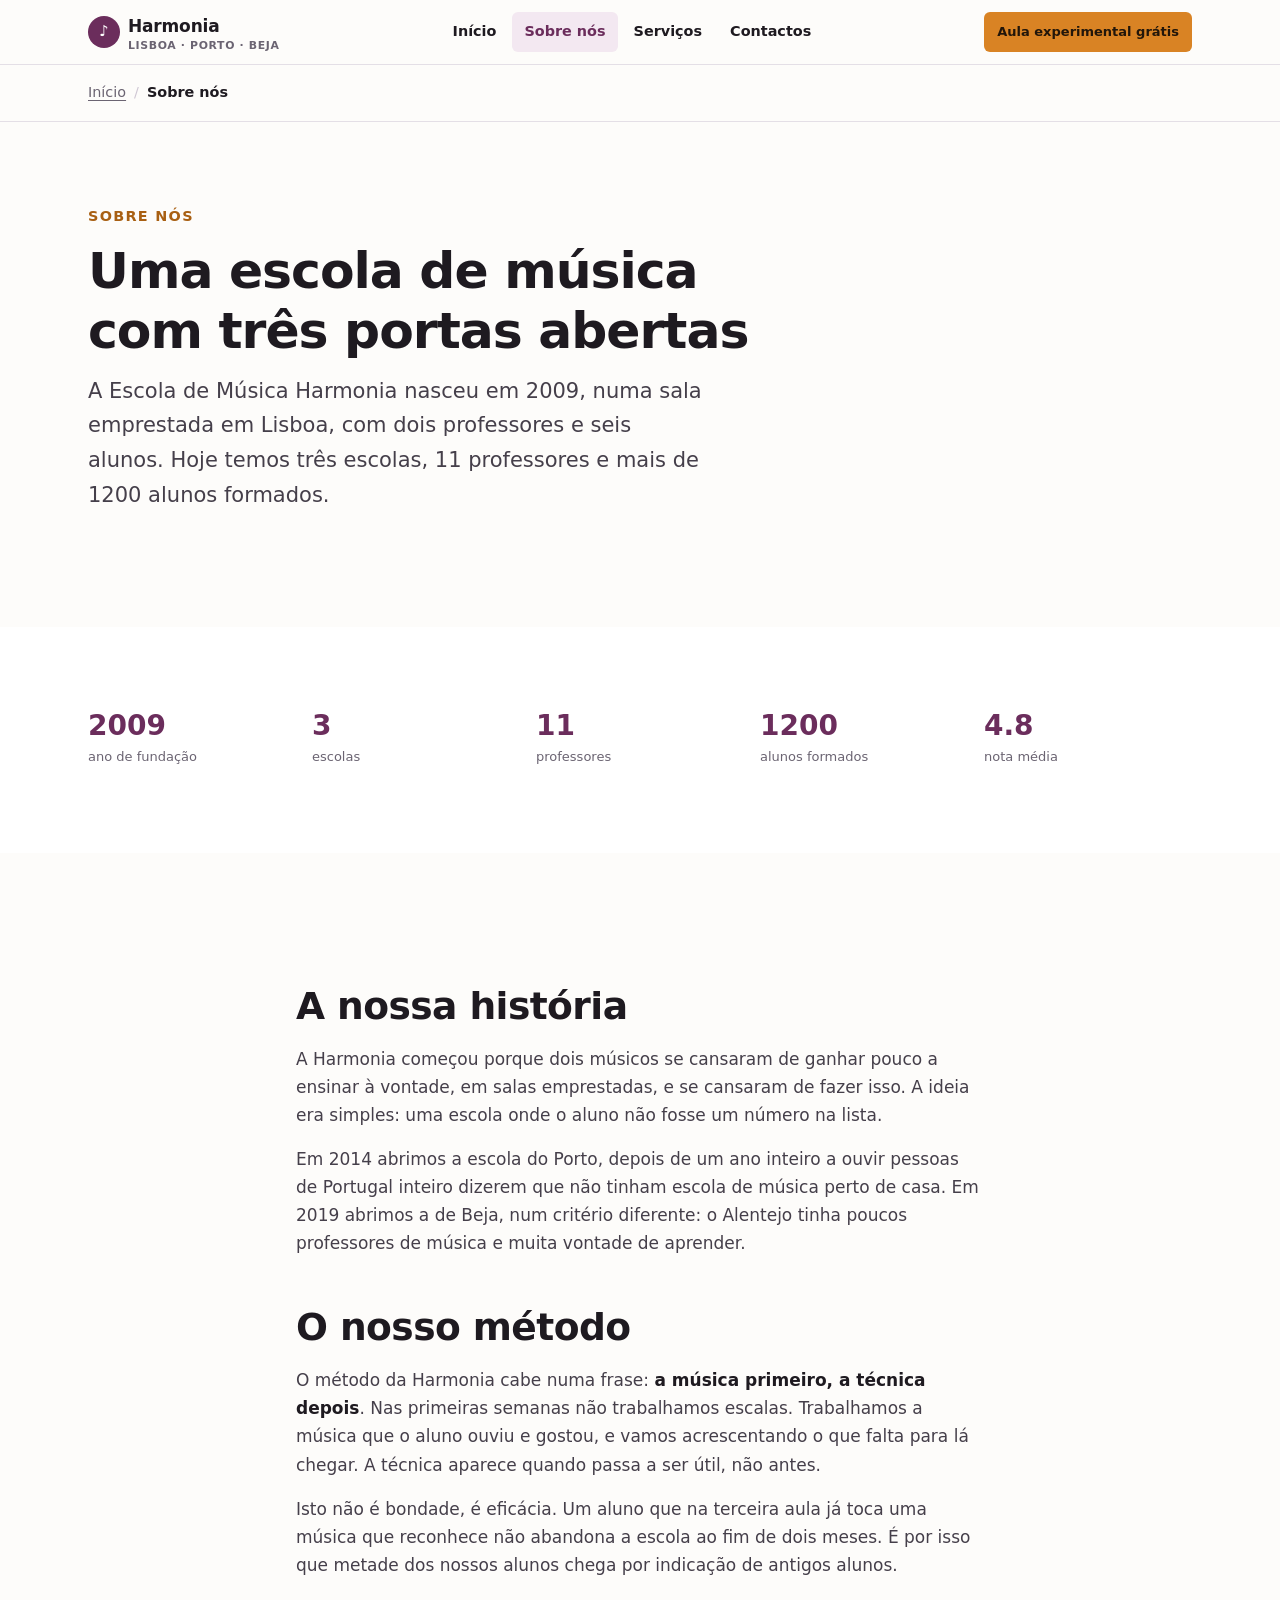
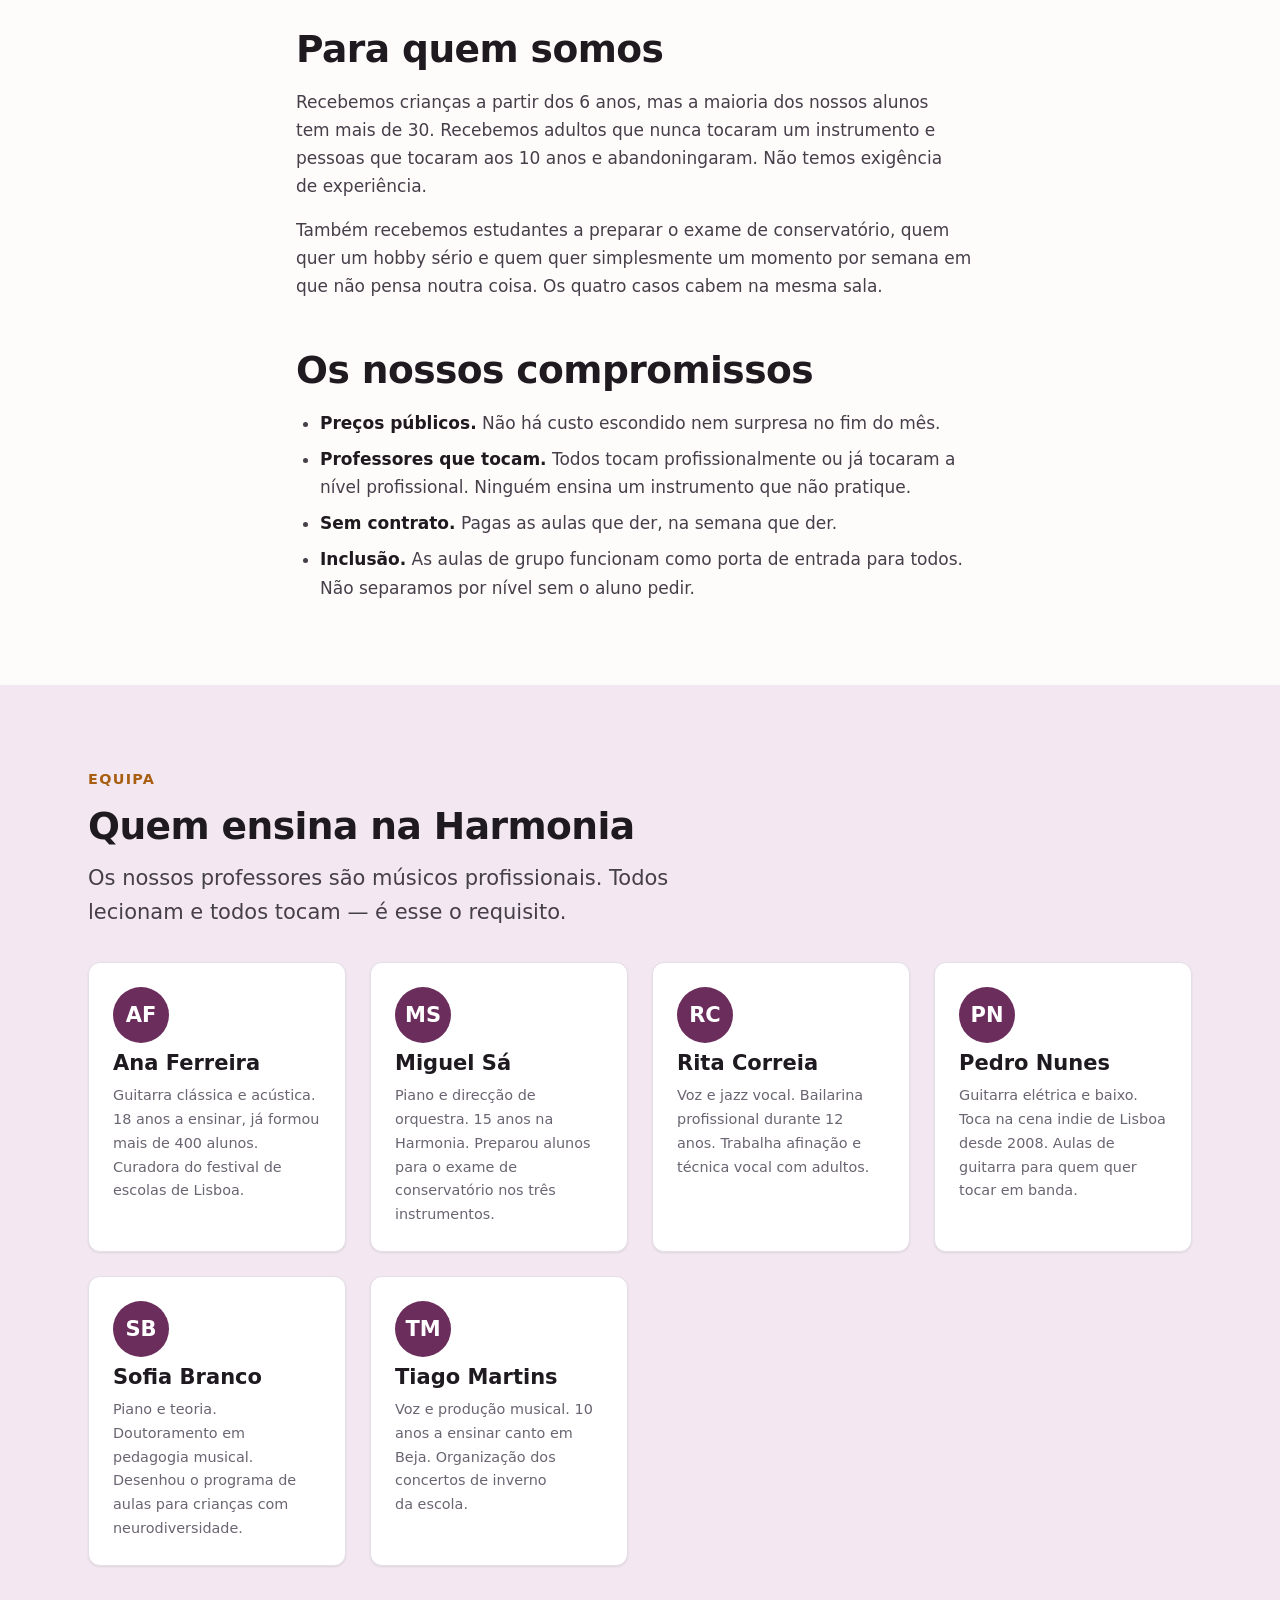
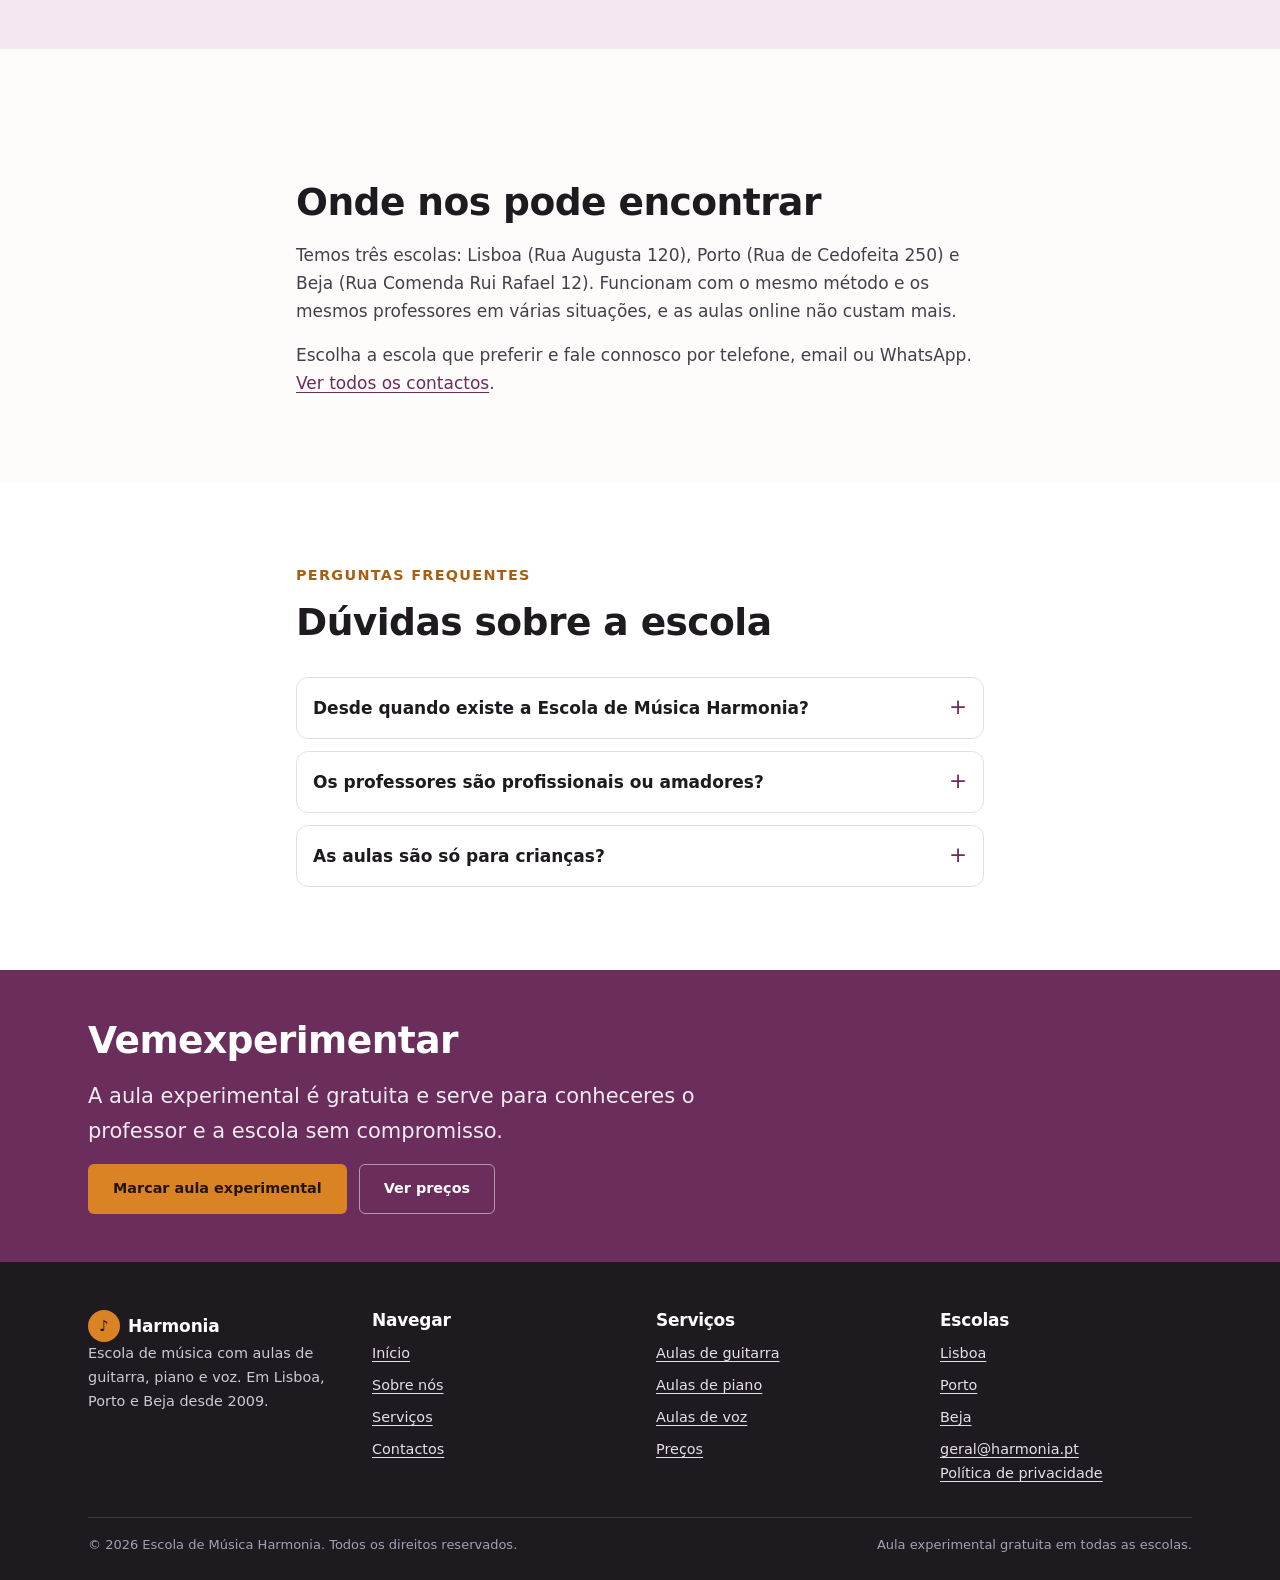
<file: sobre.html>
<!DOCTYPE html>
<html lang="pt-PT">
<head>
<meta charset="UTF-8">
<meta name="viewport" content="width=device-width, initial-scale=1">
<title>Sobre nós — Escola de Música Harmonia, 17 anos a ensinar música</title>
<meta name="description" content="A Escola de Música Harmonia nasceu em Lisboa em 2009. Hoje tem três escolas, 11 professores e mais de 1200 alunos formados. Conheça a história, a equipa e o método.">
<link rel="canonical" href="https://exemplo.com/sobre.html">
<meta name="theme-color" content="#6b2d5c">

<meta property="og:type" content="article">
<meta property="og:locale" content="pt_PT">
<meta property="og:site_name" content="Escola de Música Harmonia">
<meta property="og:title" content="Sobre nós — Escola de Música Harmonia">
<meta property="og:description" content="17 anos, três escolas, 11 professores e mais de 1200 alunos formados. A história e o método da Harmonia.">
<meta property="og:url" content="https://exemplo.com/sobre.html">
<meta property="og:image" content="https://exemplo.com/assets/img/og-capa.jpg">
<meta property="og:image:alt" content="Sala da Escola de Música Harmonia em Lisboa">

<meta name="twitter:card" content="summary_large_image">
<meta name="twitter:title" content="Sobre nós — Harmonia">
<meta name="twitter:description" content="17 anos, três escolas, 11 professores, mais de 1200 alunos formados.">
<meta name="twitter:image" content="https://exemplo.com/assets/img/og-capa.jpg">

<link rel="stylesheet" href="assets/css/main.css">
<link rel="icon" href="assets/img/favicon.svg" type="image/svg+xml">

<script type="application/ld+json">
{
  "@context": "https://schema.org",
  "@graph": [
    {
      "@type": "BreadcrumbList",
      "@id": "https://exemplo.com/sobre.html#breadcrumb-sobre",
      "itemListElement": [
        { "@type": "ListItem", "position": 1, "name": "Início", "item": "https://exemplo.com/" },
        { "@type": "ListItem", "position": 2, "name": "Sobre nós", "item": "https://exemplo.com/sobre.html" }
      ]
    },
    {
      "@type": "AboutPage",
      "@id": "https://exemplo.com/sobre.html#webpage",
      "url": "https://exemplo.com/sobre.html",
      "name": "Sobre nós",
      "isPartOf": { "@id": "https://exemplo.com/#website" },
      "about": { "@id": "https://exemplo.com/#organizacao" },
      "inLanguage": "pt-PT"
    },
    {
      "@type": "FAQPage",
      "@id": "https://exemplo.com/sobre.html#faq-sobre",
      "inLanguage": "pt-PT",
      "mainEntity": [
        {
          "@type": "Question",
          "name": "Desde quando existe a Escola de Música Harmonia?",
          "acceptedAnswer": {
            "@type": "Answer",
            "text": "A Escola de Música Harmonia foi fundada em 2009 em Lisboa, com dois professores e seis salas. Hoje tem três escolas — Lisboa, Porto e Beja —, 11 professores e mais de 1200 alunos formados."
          }
        },
        {
          "@type": "Question",
          "name": "Os professores são profissionais ou amadores?",
          "acceptedAnswer": {
            "@type": "Answer",
            "text": "Todos os 11 professores são músicos profissionais com formação em conservatório ou música popular e, na maioria dos casos, com experiência a lecionar. Sete deles tocam profissionalmente em bandas ou orquestras."
          }
        },
        {
          "@type": "Question",
          "name": "As aulas são só para crianças?",
          "acceptedAnswer": {
            "@type": "Answer",
            "text": "Não. Aproximadamente metade dos nossos alunos tem mais de 30 anos. Recebemos adultos que nunca tocaram um instrumento e pessoas que retomaram a música depois de anos sem tocar. Crianças a partir dos 6 anos, jovens e adultos são todos bem-vindos."
          }
        }
      ]
    }
  ]
}
</script>
</head>
<body>

<a class="skip-link" href="#conteudo">Saltar para o conteúdo principal</a>

<header class="site-header">
  <div class="container site-header__inner">
    <a class="brand" href="index.html">
      <span class="brand__mark" aria-hidden="true">♪</span>
      <span>
        Harmonia
        <span class="brand__cities">Lisboa · Porto · Beja</span>
      </span>
    </a>
    <button class="nav-toggle" type="button" data-nav-toggle aria-expanded="false" aria-controls="site-nav">
      <span class="nav-toggle__bars" aria-hidden="true"><span></span><span></span><span></span></span>
      <span class="nav-toggle__label">Menu</span>
    </button>
    <nav class="site-nav" id="site-nav" aria-label="Navegação principal">
      <ul class="site-nav__list">
        <li><a class="site-nav__link" href="index.html">Início</a></li>
        <li><a class="site-nav__link" href="sobre.html" aria-current="page">Sobre nós</a></li>
        <li><a class="site-nav__link" href="servicos.html">Serviços</a></li>
        <li><a class="site-nav__link" href="contactos.html">Contactos</a></li>
      </ul>
    </nav>
    <a class="btn btn--accent btn--sm site-header__cta" href="contactos.html">Aula experimental grátis</a>
  </div>
</header>

<nav class="breadcrumb" aria-label="Caminho de navegação">
  <div class="container">
    <ol>
      <li><a href="index.html">Início</a></li>
      <li><span aria-current="page">Sobre nós</span></li>
    </ol>
  </div>
</nav>

<main id="conteudo">

  <section class="section">
    <div class="container">
      <div class="section__head">
        <span class="eyebrow">Sobre nós</span>
        <h1>Uma escola de música com três portas abertas</h1>
        <p class="lead">A Escola de Música Harmonia nasceu em 2009, numa sala emprestada em Lisboa, com dois professores e seis alunos. Hoje temos três escolas, 11 professores e mais de 1200 alunos formados.</p>
      </div>
    </div>
  </section>

  <section class="section section--surface" aria-label="A Harmonia em números">
    <div class="container">
      <div class="stat-list">
        <div class="stat"><span class="stat__value">2009</span><span class="stat__label">ano de fundação</span></div>
        <div class="stat"><span class="stat__value">3</span><span class="stat__label">escolas</span></div>
        <div class="stat"><span class="stat__value">11</span><span class="stat__label">professores</span></div>
        <div class="stat"><span class="stat__value">1200</span><span class="stat__label">alunos formados</span></div>
        <div class="stat"><span class="stat__value">4.8</span><span class="stat__label">nota média</span></div>
      </div>
    </div>
  </section>

  <section class="section">
    <div class="container container--narrow prose">
      <h2>A nossa história</h2>
      <p>A Harmonia começou porque dois músicos se cansaram de ganhar pouco a ensinar à vontade, em salas emprestadas, e se cansaram de fazer isso. A ideia era simples: uma escola onde o aluno não fosse um número na lista.</p>
      <p>Em 2014 abrimos a escola do Porto, depois de um ano inteiro a ouvir pessoas de Portugal inteiro dizerem que não tinham escola de música perto de casa. Em 2019 abrimos a de Beja, num critério diferente: o Alentejo tinha poucos professores de música e muita vontade de aprender.</p>

      <h2>O nosso método</h2>
      <p>O método da Harmonia cabe numa frase: <strong>a música primeiro, a técnica depois</strong>. Nas primeiras semanas não trabalhamos escalas. Trabalhamos a música que o aluno ouviu e gostou, e vamos acrescentando o que falta para lá chegar. A técnica aparece quando passa a ser útil, não antes.</p>
      <p>Isto não é bondade, é eficácia. Um aluno que na terceira aula já toca uma música que reconhece não abandona a escola ao fim de dois meses. É por isso que metade dos nossos alunos chega por indicação de antigos alunos.</p>

      <h2>Para quem somos</h2>
      <p>Recebemos crianças a partir dos 6 anos, mas a maioria dos nossos alunos tem mais de 30. Recebemos adultos que nunca tocaram um instrumento e pessoas que tocaram aos 10 anos e abandoningaram. Não temos exigência de experiência.</p>
      <p>Também recebemos estudantes a preparar o exame de conservatório, quem quer um hobby sério e quem quer simplesmente um momento por semana em que não pensa noutra coisa. Os quatro casos cabem na mesma sala.</p>

      <h2>Os nossos compromissos</h2>
      <ul>
        <li><strong>Preços públicos.</strong> Não há custo escondido nem surpresa no fim do mês.</li>
        <li><strong>Professores que tocam.</strong> Todos tocam profissionalmente ou já tocaram a nível profissional. Ninguém ensina um instrumento que não pratique.</li>
        <li><strong>Sem contrato.</strong> Pagas as aulas que der, na semana que der.</li>
        <li><strong>Inclusão.</strong> As aulas de grupo funcionam como porta de entrada para todos. Não separamos por nível sem o aluno pedir.</li>
      </ul>
    </div>
  </section>

  <section class="section section--tint">
    <div class="container">
      <div class="section__head">
        <span class="eyebrow">Equipa</span>
        <h2>Quem ensina na Harmonia</h2>
        <p class="lead">Os nossos professores são músicos profissionais. Todos lecionam e todos tocam — é esse o requisito.</p>
      </div>

      <div class="grid grid--3">
        <div class="card person">
          <span class="person__avatar" aria-hidden="true">AF</span>
          <h3>Ana Ferreira</h3>
          <p>Guitarra clássica e acústica. 18 anos a ensinar, já formou mais de 400 alunos. Curadora do festival de escolas de Lisboa.</p>
        </div>
        <div class="card person">
          <span class="person__avatar" aria-hidden="true">MS</span>
          <h3>Miguel Sá</h3>
          <p>Piano e direcção de orquestra. 15 anos na Harmonia. Preparou alunos para o exame de conservatório nos três instrumentos.</p>
        </div>
        <div class="card person">
          <span class="person__avatar" aria-hidden="true">RC</span>
          <h3>Rita Correia</h3>
          <p>Voz e jazz vocal. Bailarina profissional durante 12 anos. Trabalha afinação e técnica vocal com adultos.</p>
        </div>
        <div class="card person">
          <span class="person__avatar" aria-hidden="true">PN</span>
          <h3>Pedro Nunes</h3>
          <p>Guitarra elétrica e baixo. Toca na cena indie de Lisboa desde 2008. Aulas de guitarra para quem quer tocar em banda.</p>
        </div>
        <div class="card person">
          <span class="person__avatar" aria-hidden="true">SB</span>
          <h3>Sofia Branco</h3>
          <p>Piano e teoria. Doutoramento em pedagogia musical. Desenhou o programa de aulas para crianças com neurodiversidade.</p>
        </div>
        <div class="card person">
          <span class="person__avatar" aria-hidden="true">TM</span>
          <h3>Tiago Martins</h3>
          <p>Voz e produção musical. 10 anos a ensinar canto em Beja. Organização dos concertos de inverno da escola.</p>
        </div>
      </div>
    </div>
  </section>

  <section class="section">
    <div class="container container--narrow prose">
      <h2>Onde nos pode encontrar</h2>
      <p>Temos três escolas: Lisboa (Rua Augusta 120), Porto (Rua de Cedofeita 250) e Beja (Rua Comenda Rui Rafael 12). Funcionam com o mesmo método e os mesmos professores em várias situações, e as aulas online não custam mais.</p>
      <p>Escolha a escola que preferir e fale connosco por telefone, email ou WhatsApp. <a href="contactos.html">Ver todos os contactos</a>.</p>
    </div>
  </section>

  <section class="section section--surface">
    <div class="container container--narrow">
      <div class="section__head">
        <span class="eyebrow">Perguntas frequentes</span>
        <h2>Dúvidas sobre a escola</h2>
      </div>
      <div class="faq">
        <details>
          <summary>Desde quando existe a Escola de Música Harmonia?</summary>
          <div class="faq__answer">
            <p>A Escola de Música Harmonia foi fundada em 2009 em Lisboa, com dois professores e seis salas.</p>
            <p>Hoje tem três escolas — Lisboa, Porto e Beja —, 11 professores e mais de 1200 alunos formados.</p>
          </div>
        </details>
        <details>
          <summary>Os professores são profissionais ou amadores?</summary>
          <div class="faq__answer">
            <p>Todos os 11 professores são músicos profissionais com formação em conservatório ou música popular e, na maioria dos casos, com experiência a lecionar.</p>
            <p>Sete deles tocam profissionalmente em bandas ou orquestras. Ninguém ensina um instrumento que não pratique.</p>
          </div>
        </details>
        <details>
          <summary>As aulas são só para crianças?</summary>
          <div class="faq__answer">
            <p>Não. Aproximadamente metade dos nossos alunos tem mais de 30 anos.</p>
            <p>Recebemos adultos que nunca tocaram um instrumento e pessoas que recomeçaram depois de uma interrupção de anos. Crianças a partir dos 6 anos, jovens e adultos são todos bem-vindos.</p>
          </div>
        </details>
      </div>
    </div>
  </section>

  <section class="cta-band">
    <div class="container stack">
      <h2>Vemexperimentar</h2>
      <p class="lead">A aula experimental é gratuita e serve para conheceres o professor e a escola sem compromisso.</p>
      <div class="cluster">
        <a class="btn btn--accent" href="contactos.html">Marcar aula experimental</a>
        <a class="btn btn--ghost" href="servicos.html">Ver preços</a>
      </div>
    </div>
  </section>

</main>

<footer class="site-footer">
  <div class="container">
    <div class="site-footer__grid">
      <div>
        <a class="brand" href="index.html">
          <span class="brand__mark" aria-hidden="true">♪</span>
          <span>Harmonia</span>
        </a>
        <p>Escola de música com aulas de guitarra, piano e voz. Em Lisboa, Porto e Beja desde 2009.</p>
      </div>
      <div>
        <h2>Navegar</h2>
        <ul>
          <li><a href="index.html">Início</a></li>
          <li><a href="sobre.html">Sobre nós</a></li>
          <li><a href="servicos.html">Serviços</a></li>
          <li><a href="contactos.html">Contactos</a></li>
        </ul>
      </div>
      <div>
        <h2>Serviços</h2>
        <ul>
          <li><a href="servicos.html#guitarra">Aulas de guitarra</a></li>
          <li><a href="servicos.html#piano">Aulas de piano</a></li>
          <li><a href="servicos.html#voz">Aulas de voz</a></li>
          <li><a href="servicos.html#precos">Preços</a></li>
        </ul>
      </div>
      <div>
        <h2>Escolas</h2>
        <ul>
          <li><a href="contactos.html#lisboa">Lisboa</a></li>
          <li><a href="contactos.html#porto">Porto</a></li>
          <li><a href="contactos.html#beja">Beja</a></li>
          <li><a href="mailto:geral@harmonia.pt">geral@harmonia.pt</a></li>
        </ul>
        <ul>
          <li><a href="privacidade.html">Política de privacidade</a></li>
        </ul>
      </div>
    </div>
    <div class="site-footer__bottom">
      <p>© 2026 Escola de Música Harmonia. Todos os direitos reservados.</p>
      <p>Aula experimental gratuita em todas as escolas.</p>
    </div>
  </div>
</footer>

<script src="assets/js/main.js" defer></script>
</body>
</html>
</file>
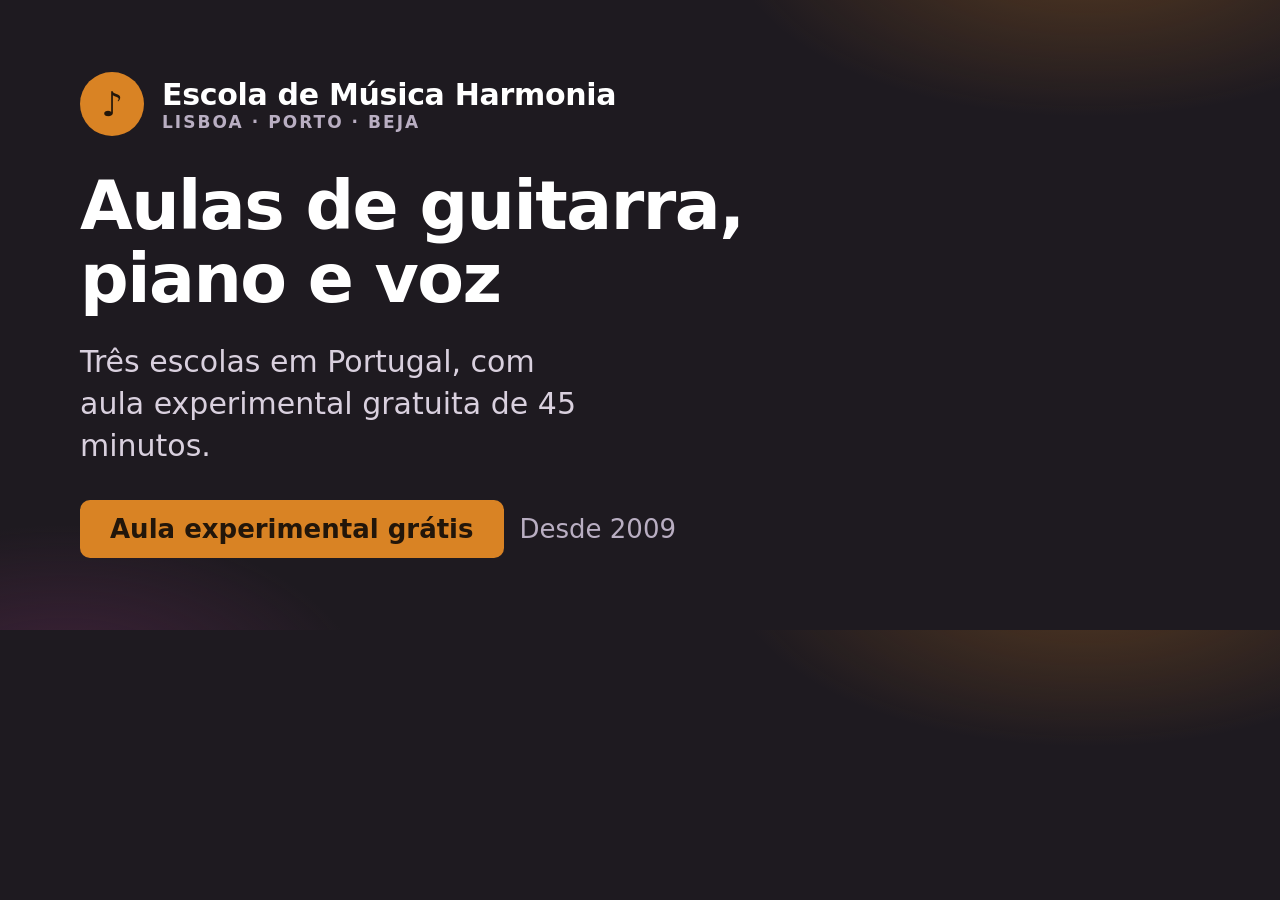
<file: tools/og-capa.html>
<!DOCTYPE html>
<html lang="pt-PT">
<head>
<meta charset="UTF-8">
<style>
  * { margin: 0; box-sizing: border-box; }
  body {
    width: 1200px; height: 630px;
    font-family: system-ui, -apple-system, "Segoe UI", Roboto, sans-serif;
    background:
      radial-gradient(600px 300px at 85% -10%, rgba(217,131,36,.30), transparent 60%),
      radial-gradient(500px 280px at 5% 110%, rgba(107,45,92,.45), transparent 60%),
      #1e1a20;
    color: #fff;
    display: flex; flex-direction: column; justify-content: space-between;
    padding: 72px 80px;
  }
  .topo { display: flex; align-items: center; gap: 18px; }
  .mark {
    width: 64px; height: 64px; border-radius: 50%;
    background: #d98324; color: #22160a;
    display: grid; place-items: center; font-size: 34px;
  }
  .nome { font-size: 30px; font-weight: 700; letter-spacing: -.01em; }
  .cidades {
    display: block; font-size: 17px; font-weight: 600;
    letter-spacing: .12em; text-transform: uppercase; color: #b9aec2;
  }
  h1 { font-size: 68px; line-height: 1.08; letter-spacing: -.022em; max-width: 17ch; }
  .sub { margin-top: 26px; font-size: 30px; color: #d9d0de; max-width: 26ch; line-height: 1.4; }
  .rodape { display: flex; align-items: center; gap: 16px; font-size: 26px; font-weight: 650; }
  .gratis {
    background: #d98324; color: #22160a;
    padding: 14px 30px; border-radius: 10px;
  }
  .oferta { color: #b9aec2; font-weight: 500; }
</style>
</head>
<body>
  <div class="topo">
    <div class="mark">&#9834;</div>
    <div>
      <div class="nome">Escola de Música Harmonia</div>
      <span class="cidades">Lisboa · Porto · Beja</span>
    </div>
  </div>

  <div>
    <h1>Aulas de guitarra, piano e voz</h1>
    <p class="sub">Três escolas em Portugal, com aula experimental gratuita de 45 minutos.</p>
  </div>

  <div class="rodape">
    <span class="gratis">Aula experimental grátis</span>
    <span class="oferta">Desde 2009</span>
  </div>
</body>
</html>
</file>
<file: assets/css/main.css>
/* ==========================================================================
   Escola de Música Harmonia — folha de estilos principal
   Mobile-first. Sem dependências, sem build. Ver notas no fim do ficheiro.
   ========================================================================== */

/* --------------------------------------------------------------------------
   1. Tokens
   -------------------------------------------------------------------------- */
:root {
  /* Cores de marca */
  --c-brand: #6b2d5c;
  --c-brand-dark: #4a1d40;
  --c-brand-light: #f3e8f1;
  --c-accent: #d98324;
  --c-accent-dark: #a85f12;

  /* Neutros */
  --c-ink: #1e1a20;
  --c-body: #453f4a;
  --c-muted: #6b6472;
  --c-bg: #fdfcfa;
  --c-surface: #ffffff;
  --c-border: #e4dfe6;
  --c-border-strong: #cfc7d4;

  /* Semânticas */
  --c-ok: #1f7a4d;
  --c-ok-bg: #e8f5ee;
  --c-erro: #a4231d;
  --c-erro-bg: #fbeceb;

  /* Tipografia — escala fluida com clamp (sem media queries para texto) */
  --ff-base: system-ui, -apple-system, "Segoe UI", Roboto, "Helvetica Neue",
    Arial, sans-serif;
  --fs-xs: 0.8125rem;
  --fs-sm: 0.9rem;
  --fs-base: clamp(1rem, 0.97rem + 0.15vw, 1.0625rem);
  --fs-lg: clamp(1.125rem, 1.06rem + 0.32vw, 1.3125rem);
  --fs-xl: clamp(1.375rem, 1.24rem + 0.66vw, 1.75rem);
  --fs-2xl: clamp(1.65rem, 1.4rem + 1.2vw, 2.35rem);
  --fs-3xl: clamp(2rem, 1.6rem + 2vw, 3.15rem);
  --lh-tight: 1.2;
  --lh-body: 1.65;

  /* Espaçamento */
  --sp-1: 0.25rem;
  --sp-2: 0.5rem;
  --sp-3: 0.75rem;
  --sp-4: 1rem;
  --sp-5: 1.5rem;
  --sp-6: 2rem;
  --sp-7: 3rem;
  --sp-8: 4rem;
  --sp-section: clamp(3rem, 2rem + 4vw, 5.5rem);

  /* Formas e profundidade */
  --radius-sm: 6px;
  --radius: 12px;
  --radius-lg: 20px;
  --shadow-sm: 0 1px 2px rgb(30 26 32 / 0.06),
    0 1px 3px rgb(30 26 32 / 0.04);
  --shadow: 0 4px 6px -1px rgb(30 26 32 / 0.07),
    0 2px 4px -2px rgb(30 26 32 / 0.05);
  --shadow-lg: 0 12px 24px -6px rgb(30 26 32 / 0.12),
    0 6px 10px -6px rgb(30 26 32 / 0.08);

  /* Layout */
  --container: 72rem;
  --container-narrow: 46rem;
  --header-h: 4rem;

  /* Movimento */
  --t-fast: 120ms ease;
  --t-base: 200ms cubic-bezier(0.4, 0, 0.2, 1);
}

/* --------------------------------------------------------------------------
   2. Reset
   -------------------------------------------------------------------------- */
*,
*::before,
*::after {
  box-sizing: border-box;
}

* {
  margin: 0;
}

html {
  -webkit-text-size-adjust: 100%;
  scroll-behavior: smooth;
  scroll-padding-top: calc(var(--header-h) + var(--sp-4));
}

body {
  font-family: var(--ff-base);
  font-size: var(--fs-base);
  line-height: var(--lh-body);
  color: var(--c-body);
  background: var(--c-bg);
  -webkit-font-smoothing: antialiased;
  text-rendering: optimizeLegibility;
  overflow-wrap: break-word;
}

img,
svg,
picture {
  display: block;
  max-width: 100%;
  height: auto;
}

input,
button,
textarea,
select {
  font: inherit;
  color: inherit;
}

ul,
ol {
  padding: 0;
  list-style: none;
}

/* --------------------------------------------------------------------------
   3. Acessibilidade
   -------------------------------------------------------------------------- */
.skip-link {
  position: absolute;
  left: var(--sp-4);
  top: var(--sp-4);
  z-index: 200;
  padding: var(--sp-3) var(--sp-5);
  background: var(--c-brand);
  color: #fff;
  font-weight: 600;
  text-decoration: none;
  border-radius: var(--radius-sm);
  transform: translateY(-200%);
  transition: transform var(--t-base);
}

.skip-link:focus {
  transform: translateY(0);
}

:focus-visible {
  outline: 3px solid var(--c-accent);
  outline-offset: 2px;
  border-radius: 2px;
}

.visually-hidden {
  position: absolute !important;
  width: 1px;
  height: 1px;
  padding: 0;
  margin: -1px;
  overflow: hidden;
  clip: rect(0 0 0 0);
  clip-path: inset(50%);
  white-space: nowrap;
  border: 0;
}

@media (prefers-reduced-motion: reduce) {
  html {
    scroll-behavior: auto;
  }
  *,
  *::before,
  *::after {
    animation-duration: 0.01ms !important;
    animation-iteration-count: 1 !important;
    transition-duration: 0.01ms !important;
  }
}

/* --------------------------------------------------------------------------
   4. Tipografia
   -------------------------------------------------------------------------- */
h1,
h2,
h3,
h4 {
  color: var(--c-ink);
  line-height: var(--lh-tight);
  font-weight: 700;
  text-wrap: balance;
}

h1 {
  font-size: var(--fs-3xl);
  letter-spacing: -0.02em;
}

h2 {
  font-size: var(--fs-2xl);
  letter-spacing: -0.015em;
}

h3 {
  font-size: var(--fs-xl);
}

h4 {
  font-size: var(--fs-lg);
}

h5,
h6 {
  font-size: var(--fs-base);
  color: var(--c-ink);
}

p {
  text-wrap: pretty;
}

a {
  color: var(--c-brand);
  text-decoration-thickness: 1px;
  text-underline-offset: 0.18em;
}

a:hover {
  color: var(--c-brand-dark);
}

strong,
b {
  color: var(--c-ink);
  font-weight: 650;
}

/* Resposta direta — o parágrafo que os motores generativos extraem primeiro.
   Formato consistentemente extraível: afirmação, não enumeração. */
.lead {
  font-size: var(--fs-lg);
  color: var(--c-body);
  max-width: 46ch;
}

.prose > * + * {
  margin-top: var(--sp-4);
}

.prose ul:not([class]) {
  padding-left: var(--sp-5);
  list-style: disc;
}

.prose ol:not([class]) {
  padding-left: var(--sp-5);
  list-style: decimal;
}

.prose li + li {
  margin-top: var(--sp-2);
}

.prose h2 {
  margin-top: var(--sp-7);
}

.prose h3 {
  margin-top: var(--sp-6);
}

/* --------------------------------------------------------------------------
   5. Layout
   -------------------------------------------------------------------------- */
.container {
  width: 100%;
  max-width: var(--container);
  margin-inline: auto;
  padding-inline: var(--sp-5);
}

.container--narrow {
  max-width: var(--container-narrow);
}

.section {
  padding-block: var(--sp-section);
}

.section--tight {
  padding-block: clamp(2rem, 1.5rem + 2.5vw, 3.5rem);
}

.section--tint {
  background: var(--c-brand-light);
}

.section--surface {
  background: var(--c-surface);
}

.section__head {
  max-width: var(--container-narrow);
  margin-bottom: var(--sp-6);
}

.section__head > * + * {
  margin-top: var(--sp-3);
}

.eyebrow {
  display: block;
  font-size: var(--fs-sm);
  font-weight: 700;
  letter-spacing: 0.09em;
  text-transform: uppercase;
  color: var(--c-accent-dark);
}

.stack > * + * {
  margin-top: var(--sp-4);
}

.stack-lg > * + * {
  margin-top: var(--sp-6);
}

/* Grades fluidas sem breakpoints intermédios */
.grid {
  display: grid;
  gap: var(--sp-5);
  grid-template-columns: repeat(auto-fit, minmax(min(100%, 17rem), 1fr));
}

.grid--2 {
  grid-template-columns: repeat(auto-fit, minmax(min(100%, 22rem), 1fr));
}

.grid--3 {
  grid-template-columns: repeat(auto-fit, minmax(min(100%, 16rem), 1fr));
}

.cluster {
  display: flex;
  flex-wrap: wrap;
  gap: var(--sp-3);
  align-items: center;
}

/* --------------------------------------------------------------------------
   6. Cabeçalho e navegação
   -------------------------------------------------------------------------- */
.site-header {
  position: sticky;
  top: 0;
  z-index: 100;
  background: rgb(253 252 250 / 0.92);
  backdrop-filter: blur(10px);
  border-bottom: 1px solid var(--c-border);
}

.site-header__inner {
  display: flex;
  align-items: center;
  justify-content: space-between;
  gap: var(--sp-4);
  min-height: var(--header-h);
}

.brand {
  display: inline-flex;
  align-items: center;
  gap: var(--sp-2);
  font-weight: 700;
  font-size: var(--fs-base);
  color: var(--c-ink);
  text-decoration: none;
  letter-spacing: -0.01em;
}

.brand:hover {
  color: var(--c-brand);
}

.brand__mark {
  display: grid;
  place-items: center;
  width: 2rem;
  height: 2rem;
  flex-shrink: 0;
  border-radius: 50%;
  background: var(--c-brand);
  color: #fff;
  font-size: 0.95rem;
}

.brand__cities {
  display: block;
  font-size: 0.68rem;
  font-weight: 600;
  letter-spacing: 0.06em;
  text-transform: uppercase;
  color: var(--c-muted);
  line-height: 1.1;
}

.nav-toggle {
  display: inline-flex;
  align-items: center;
  gap: var(--sp-2);
  padding: var(--sp-2) var(--sp-3);
  background: transparent;
  border: 1px solid var(--c-border-strong);
  border-radius: var(--radius-sm);
  cursor: pointer;
  font-size: var(--fs-sm);
  font-weight: 600;
  color: var(--c-ink);
}

.nav-toggle:hover {
  background: var(--c-brand-light);
}

.nav-toggle__bars {
  display: grid;
  gap: 3px;
  width: 1rem;
}

.nav-toggle__bars span {
  height: 2px;
  background: currentColor;
  border-radius: 2px;
}

.nav-toggle[aria-expanded="true"] .nav-toggle__bars span:nth-child(1) {
  transform: translateY(5px) rotate(45deg);
}

.nav-toggle[aria-expanded="true"] .nav-toggle__bars span:nth-child(2) {
  opacity: 0;
}

.nav-toggle[aria-expanded="true"] .nav-toggle__bars span:nth-child(3) {
  transform: translateY(-5px) rotate(-45deg);
}

.site-nav {
  display: none;
}

.site-nav[data-open="true"] {
  display: block;
  position: absolute;
  top: 100%;
  left: 0;
  right: 0;
  padding: var(--sp-4) var(--sp-5) var(--sp-5);
  background: var(--c-surface);
  border-bottom: 1px solid var(--c-border);
  box-shadow: var(--shadow-lg);
}

.site-nav__list {
  display: flex;
  flex-direction: column;
  gap: var(--sp-1);
}

.site-nav__link {
  display: block;
  padding: var(--sp-3) var(--sp-2);
  color: var(--c-ink);
  font-weight: 600;
  text-decoration: none;
  border-radius: var(--radius-sm);
}

.site-nav__link:hover {
  background: var(--c-brand-light);
  color: var(--c-brand-dark);
}

.site-nav__link[aria-current="page"] {
  color: var(--c-brand);
  background: var(--c-brand-light);
}

.site-header__cta {
  display: none;
}

@media (min-width: 56rem) {
  .nav-toggle {
    display: none;
  }

  .site-nav,
  .site-nav[data-open="true"] {
    display: block;
    position: static;
    padding: 0;
    background: none;
    border: 0;
    box-shadow: none;
  }

  .site-nav__list {
    flex-direction: row;
    align-items: center;
    gap: var(--sp-1);
  }

  .site-nav__link {
    padding: var(--sp-2) var(--sp-3);
    font-size: var(--fs-sm);
  }

  .site-header__cta {
    display: inline-flex;
  }
}

/* --------------------------------------------------------------------------
   7. Botões
   -------------------------------------------------------------------------- */
.btn {
  display: inline-flex;
  align-items: center;
  justify-content: center;
  gap: var(--sp-2);
  padding: var(--sp-3) var(--sp-5);
  min-height: 2.75rem;
  font-weight: 650;
  font-size: var(--fs-sm);
  text-decoration: none;
  text-align: center;
  border: 1px solid transparent;
  border-radius: var(--radius-sm);
  cursor: pointer;
  transition: background var(--t-fast), color var(--t-fast),
    border-color var(--t-fast), transform var(--t-fast);
}

.btn:hover {
  transform: translateY(-1px);
}

.btn:active {
  transform: translateY(0);
}

.btn--primary {
  background: var(--c-brand);
  color: #fff;
}

.btn--primary:hover {
  background: var(--c-brand-dark);
  color: #fff;
}

.btn--accent {
  background: var(--c-accent);
  color: #22160a;
}

.btn--accent:hover {
  background: var(--c-accent-dark);
  color: #fff;
}

.btn--ghost {
  background: transparent;
  color: var(--c-ink);
  border-color: var(--c-border-strong);
}

.btn--ghost:hover {
  background: var(--c-brand-light);
  border-color: var(--c-brand);
  color: var(--c-brand-dark);
}

.btn--whatsapp {
  background: #1f9254;
  color: #fff;
}

.btn--whatsapp:hover {
  background: #17753f;
  color: #fff;
}

.btn--sm {
  padding: var(--sp-2) var(--sp-3);
  min-height: 2.25rem;
  font-size: var(--fs-xs);
}

.btn--block {
  width: 100%;
}

/* --------------------------------------------------------------------------
   8. Hero
   -------------------------------------------------------------------------- */
.hero {
  position: relative;
  overflow: hidden;
  background:
    radial-gradient(
      60rem 30rem at 85% -10%,
      rgb(217 131 36 / 0.14),
      transparent 60%
    ),
    radial-gradient(
      50rem 28rem at 5% 110%,
      rgb(107 45 92 / 0.13),
      transparent 60%
    ),
    var(--c-surface);
  padding-block: clamp(2.5rem, 1.5rem + 5vw, 5.5rem);
}

.hero__inner {
  display: grid;
  gap: var(--sp-6);
  align-items: center;
}

@media (min-width: 62rem) {
  .hero__inner {
    grid-template-columns: 1.05fr 0.95fr;
  }
}

.hero__title {
  margin-block: var(--sp-3) var(--sp-4);
}

.hero__lead {
  max-width: 40ch;
}

.hero__actions {
  display: flex;
  flex-wrap: wrap;
  gap: var(--sp-3);
  margin-top: var(--sp-5);
}

.hero__note {
  margin-top: var(--sp-4);
  font-size: var(--fs-sm);
  color: var(--c-muted);
}

/* Cartão de destaque no hero */
.hero__card {
  padding: var(--sp-5);
  background: var(--c-surface);
  border: 1px solid var(--c-border);
  border-radius: var(--radius-lg);
  box-shadow: var(--shadow-lg);
}

.hero__card h2 {
  font-size: var(--fs-lg);
  margin-bottom: var(--sp-4);
}

.stat-list {
  display: grid;
  gap: var(--sp-4);
  grid-template-columns: repeat(auto-fit, minmax(min(100%, 8rem), 1fr));
}

.stat__value {
  display: block;
  font-size: var(--fs-xl);
  font-weight: 700;
  color: var(--c-brand);
  line-height: 1.1;
  font-variant-numeric: tabular-nums;
}

.stat__label {
  font-size: var(--fs-xs);
  color: var(--c-muted);
  line-height: 1.35;
}

/* --------------------------------------------------------------------------
   9. Cartões
   -------------------------------------------------------------------------- */
.card {
  display: flex;
  flex-direction: column;
  gap: var(--sp-3);
  padding: var(--sp-5);
  background: var(--c-surface);
  border: 1px solid var(--c-border);
  border-radius: var(--radius);
  box-shadow: var(--shadow-sm);
  transition: box-shadow var(--t-base), border-color var(--t-base),
    transform var(--t-base);
}

.card--link:hover {
  box-shadow: var(--shadow-lg);
  border-color: var(--c-brand);
  transform: translateY(-2px);
}

.card__icon {
  display: grid;
  place-items: center;
  width: 2.75rem;
  height: 2.75rem;
  font-size: 1.35rem;
  border-radius: var(--radius-sm);
  background: var(--c-brand-light);
}

.card h3 {
  font-size: var(--fs-lg);
}

.card__meta {
  margin-top: auto;
  padding-top: var(--sp-3);
  font-size: var(--fs-sm);
  color: var(--c-muted);
  border-top: 1px solid var(--c-border);
}

.card__link {
  margin-top: auto;
  font-weight: 650;
  font-size: var(--fs-sm);
}

/* Cartão de cidade */
.city-card {
  position: relative;
  display: flex;
  flex-direction: column;
  gap: var(--sp-3);
  padding: var(--sp-5);
  background: var(--c-surface);
  border: 1px solid var(--c-border);
  border-top: 3px solid var(--c-brand);
  border-radius: var(--radius);
  box-shadow: var(--shadow-sm);
}

.city-card h3 {
  font-size: var(--fs-xl);
}

dl.facts {
  display: grid;
  gap: var(--sp-2);
  margin: 0;
  font-size: var(--fs-sm);
}

dl.facts div {
  display: grid;
  grid-template-columns: 6.5rem 1fr;
  gap: var(--sp-2);
  padding-bottom: var(--sp-2);
  border-bottom: 1px solid var(--c-border);
}

dl.facts div:last-child {
  border-bottom: 0;
  padding-bottom: 0;
}

dl.facts dt {
  color: var(--c-muted);
  font-weight: 600;
}

dl.facts dd {
  margin: 0;
  color: var(--c-ink);
}

@media (max-width: 26rem) {
  dl.facts div {
    grid-template-columns: 1fr;
    gap: var(--sp-1);
  }
}

/* --------------------------------------------------------------------------
   10. Etiquetas e pílulas
   -------------------------------------------------------------------------- */
.pill {
  display: inline-flex;
  align-items: center;
  gap: var(--sp-1);
  padding: 0.2rem var(--sp-3);
  font-size: var(--fs-xs);
  font-weight: 650;
  border-radius: 999px;
  background: var(--c-brand-light);
  color: var(--c-brand-dark);
  white-space: nowrap;
}

.pill--accent {
  background: #fdefe0;
  color: var(--c-accent-dark);
}

.pill--ok {
  background: var(--c-ok-bg);
  color: var(--c-ok);
}

.pill--plain {
  background: var(--c-bg);
  color: var(--c-muted);
  border: 1px solid var(--c-border);
}

/* --------------------------------------------------------------------------
   11. Tabela de preços
   Responsiva: em ecrã estreito cada linha passa a cartão empilhado,
   usando data-label. O conteúdo permanece no DOM para crawlers.
   -------------------------------------------------------------------------- */
.table-wrap {
  overflow-x: auto;
  border: 1px solid var(--c-border);
  border-radius: var(--radius);
  background: var(--c-surface);
}

table.prices {
  width: 100%;
  border-collapse: collapse;
  font-size: var(--fs-sm);
}

table.prices caption {
  padding: var(--sp-4) var(--sp-4) var(--sp-2);
  text-align: left;
  font-size: var(--fs-sm);
  color: var(--c-muted);
}

table.prices th,
table.prices td {
  padding: var(--sp-3) var(--sp-4);
  text-align: left;
  border-bottom: 1px solid var(--c-border);
  vertical-align: top;
}

table.prices thead th {
  background: var(--c-brand-light);
  color: var(--c-brand-dark);
  font-weight: 700;
  white-space: nowrap;
}

table.prices tbody tr:last-child td,
table.prices tbody tr:last-child th {
  border-bottom: 0;
}

table.prices tbody th {
  font-weight: 650;
  color: var(--c-ink);
}

table.prices tbody tr:hover {
  background: var(--c-bg);
}

td.price {
  font-variant-numeric: tabular-nums;
  white-space: nowrap;
  font-weight: 600;
  color: var(--c-ink);
}

tr.is-highlight {
  background: var(--c-ok-bg);
}

@media (max-width: 44rem) {
  table.prices thead {
    position: absolute;
    width: 1px;
    height: 1px;
    overflow: hidden;
    clip-path: inset(50%);
  }

  table.prices tbody tr {
    display: block;
    padding: var(--sp-3) 0;
    border-bottom: 1px solid var(--c-border);
  }

  table.prices tbody th,
  table.prices tbody td {
    display: flex;
    justify-content: space-between;
    gap: var(--sp-4);
    border-bottom: 0;
    padding: var(--sp-1) var(--sp-4);
    text-align: right;
  }

  table.prices tbody th {
    text-align: left;
    font-size: var(--fs-base);
    padding-top: var(--sp-2);
  }

  table.prices tbody td::before {
    content: attr(data-label);
    flex-shrink: 0;
    font-weight: 600;
    color: var(--c-muted);
    text-align: left;
  }

  table.prices tbody td:empty {
    display: none;
  }
}

/* --------------------------------------------------------------------------
   12. FAQ — details/summary nativo (sem JS, acessível e indexável)
   -------------------------------------------------------------------------- */
.faq {
  display: grid;
  gap: var(--sp-3);
}

.faq details {
  background: var(--c-surface);
  border: 1px solid var(--c-border);
  border-radius: var(--radius);
  overflow: hidden;
}

.faq summary {
  display: flex;
  align-items: flex-start;
  justify-content: space-between;
  gap: var(--sp-4);
  padding: var(--sp-4);
  font-weight: 650;
  color: var(--c-ink);
  cursor: pointer;
  list-style: none;
}

.faq summary::-webkit-details-marker {
  display: none;
}

.faq summary::after {
  content: "+";
  flex-shrink: 0;
  font-size: 1.35rem;
  font-weight: 400;
  line-height: 1.2;
  color: var(--c-brand);
}

.faq details[open] summary::after {
  content: "−";
}

.faq details[open] summary {
  border-bottom: 1px solid var(--c-border);
}

.faq__answer {
  padding: var(--sp-4);
}

.faq__answer > * + * {
  margin-top: var(--sp-3);
}

.faq__answer p:first-child {
  font-weight: 500;
}

/* --------------------------------------------------------------------------
   13. Formulário
   -------------------------------------------------------------------------- */
.form {
  display: grid;
  gap: var(--sp-4);
}

.field {
  display: grid;
  gap: var(--sp-2);
}

.field > label {
  font-size: var(--fs-sm);
  font-weight: 650;
  color: var(--c-ink);
}

.field__hint {
  font-size: var(--fs-xs);
  color: var(--c-muted);
}

.field input,
.field select,
.field textarea {
  width: 100%;
  padding: var(--sp-3);
  min-height: 2.75rem;
  background: var(--c-surface);
  border: 1px solid var(--c-border-strong);
  border-radius: var(--radius-sm);
}

.field textarea {
  min-height: 7rem;
  resize: vertical;
}

/* Campo de confirmação.
   A regra genérica acima põe width: 100% em todos os input do .field, o que
   esticaria a caixa por toda a linha. Aqui a caixa volta ao tamanho natural
   e o texto fica ao lado. */
.field--check {
  grid-template-columns: auto 1fr;
  align-items: start;
  gap: var(--sp-3);
}

.field--check input[type="checkbox"] {
  width: 1.15rem;
  height: 1.15rem;
  min-height: 0;
  margin: 0.2rem 0 0;
  accent-color: var(--c-brand);
}

.field--check > label {
  font-weight: 400;
  color: var(--c-body);
}

.field input:focus,
.field select:focus,
.field textarea:focus {
  border-color: var(--c-brand);
  outline: 2px solid var(--c-brand);
  outline-offset: 0;
}

.field input:user-invalid,
.field textarea:user-invalid {
  border-color: #b4342c;
}

.field__error {
  font-size: var(--fs-xs);
  color: #b4342c;
  font-weight: 600;
}

.form__note {
  font-size: var(--fs-xs);
  color: var(--c-muted);
}

.form__status {
  padding: var(--sp-3) var(--sp-4);
  border-radius: var(--radius-sm);
  background: var(--c-ok-bg);
  color: var(--c-ok);
  font-size: var(--fs-sm);
  font-weight: 600;
}

.form__status:empty {
  display: none;
}

/* O mesmo bloco, mas a dizer que algo correu mal. O verde de sucesso
   passaria a mensagem errada, por isso a cor muda com o modificador. */
.form__status--erro {
  background: var(--c-erro-bg);
  color: var(--c-erro);
}

@media (min-width: 40rem) {
  .form__row {
    display: grid;
    grid-template-columns: 1fr 1fr;
    gap: var(--sp-4);
  }
}

/* --------------------------------------------------------------------------
   14. Seletor de cidade (Contactos)
   -------------------------------------------------------------------------- */
.city-tabs {
  display: flex;
  flex-wrap: wrap;
  gap: var(--sp-2);
  margin-bottom: var(--sp-5);
  padding: var(--sp-2);
  background: var(--c-surface);
  border: 1px solid var(--c-border);
  border-radius: var(--radius);
}

.city-tabs__btn {
  flex: 1 1 7rem;
  padding: var(--sp-3);
  font-weight: 650;
  font-size: var(--fs-sm);
  color: var(--c-ink);
  background: transparent;
  border: 1px solid transparent;
  border-radius: var(--radius-sm);
  cursor: pointer;
  transition: background var(--t-fast), color var(--t-fast);
}

.city-tabs__btn:hover {
  background: var(--c-brand-light);
}

.city-tabs__btn[aria-selected="true"] {
  background: var(--c-brand);
  color: #fff;
}

.city-panel[hidden] {
  display: none;
}

.city-panel {
  display: grid;
  gap: var(--sp-5);
  padding: var(--sp-5);
  background: var(--c-surface);
  border: 1px solid var(--c-border);
  border-radius: var(--radius-lg);
  box-shadow: var(--shadow);
}

@media (min-width: 50rem) {
  .city-panel {
    grid-template-columns: 1fr 1fr;
    align-items: start;
  }
}

.city-panel h3 {
  font-size: var(--fs-xl);
}

.city-panel__actions {
  display: grid;
  gap: var(--sp-3);
}

/* --------------------------------------------------------------------------
   15. Testemunhos
   -------------------------------------------------------------------------- */
.quote {
  display: flex;
  flex-direction: column;
  gap: var(--sp-3);
  padding: var(--sp-5);
  background: var(--c-surface);
  border: 1px solid var(--c-border);
  border-left: 3px solid var(--c-accent);
  border-radius: var(--radius);
}

.quote blockquote {
  margin: 0;
  font-size: var(--fs-base);
  color: var(--c-ink);
}

.quote figcaption {
  font-size: var(--fs-sm);
  color: var(--c-muted);
}

.quote figcaption strong {
  display: block;
}

/* --------------------------------------------------------------------------
   16. Equipa
   -------------------------------------------------------------------------- */
.person {
  display: flex;
  flex-direction: column;
  gap: var(--sp-2);
}

.person__avatar {
  display: grid;
  place-items: center;
  width: 3.5rem;
  height: 3.5rem;
  border-radius: 50%;
  background: var(--c-brand);
  color: #fff;
  font-weight: 700;
  font-size: var(--fs-lg);
}

.person h3 {
  font-size: var(--fs-lg);
}

.person p {
  font-size: var(--fs-sm);
  color: var(--c-muted);
}

/* --------------------------------------------------------------------------
   17. Breadcrumbs
   -------------------------------------------------------------------------- */
.breadcrumb {
  padding-block: var(--sp-4);
  font-size: var(--fs-sm);
  border-bottom: 1px solid var(--c-border);
}

.breadcrumb ol {
  display: flex;
  flex-wrap: wrap;
  gap: var(--sp-2);
  margin: 0;
  padding: 0;
  list-style: none;
}

.breadcrumb li + li::before {
  content: "/";
  margin-right: var(--sp-2);
  color: var(--c-border-strong);
}

.breadcrumb a {
  color: var(--c-muted);
}

.breadcrumb [aria-current="page"] {
  color: var(--c-ink);
  font-weight: 600;
}

/* --------------------------------------------------------------------------
   18. Secção final de conversão
   -------------------------------------------------------------------------- */
.cta-band {
  background: var(--c-brand);
  color: #fff;
  padding-block: var(--sp-7);
}

.cta-band h2,
.cta-band .lead {
  color: #fff;
}

.cta-band .lead {
  opacity: 0.9;
}

.cta-band .btn--ghost {
  color: #fff;
  border-color: rgb(255 255 255 / 0.5);
}

.cta-band .btn--ghost:hover {
  background: rgb(255 255 255 / 0.12);
  color: #fff;
}

/* --------------------------------------------------------------------------
   19. Rodapé
   -------------------------------------------------------------------------- */
.site-footer {
  padding-block: var(--sp-7) var(--sp-5);
  background: var(--c-ink);
  color: #cfc8d4;
  font-size: var(--fs-sm);
}

.site-footer h2,
.site-footer h3 {
  color: #fff;
  font-size: var(--fs-base);
  margin-bottom: var(--sp-3);
}

.site-footer a {
  color: #e6dfea;
}

.site-footer a:hover {
  color: #fff;
}

.site-footer__grid {
  display: grid;
  gap: var(--sp-6);
  grid-template-columns: repeat(auto-fit, minmax(min(100%, 13rem), 1fr));
}

.site-footer__grid ul {
  display: grid;
  gap: var(--sp-2);
}

.site-footer__bottom {
  display: flex;
  flex-wrap: wrap;
  justify-content: space-between;
  gap: var(--sp-3);
  margin-top: var(--sp-6);
  padding-top: var(--sp-4);
  border-top: 1px solid rgb(255 255 255 / 0.14);
  font-size: var(--fs-xs);
  color: #a79fb0;
}

.site-footer .brand {
  color: #fff;
}

.site-footer .brand__mark {
  background: var(--c-accent);
  color: #22160a;
}

/* --------------------------------------------------------------------------
   20. Notas de implementação
   --------------------------------------------------------------------------
   - Mobile-first: estilos base para ecrã pequeno, @media apenas a partir do
     ponto em que a composição faz sentido (a maior parte da tipografia e do
     espaçamento usa clamp() e dispensa media queries).
   - Todo o conteúdo está no HTML. O JS apenas realça interface (menu, seleção
     de cidade, construção do mailto) — nenhuma página depende de JS para
     renderizar conteúdo, requisito para SEO e GEO.
   - Contraste: corpo #453f4a sobre #fdfcfa ≈ 9:1; títulos #1e1a20 ≈ 14:1.
     Ambos acima de 4.5:1. O âmbar #d98324 é usado apenas como fundo com texto
     escuro, nunca como texto sobre branco.
   - Mapeamento da página para tokens: tokens → :root; reset → *; acessibilidade
     → .skip-link/.visually-hidden; layout → .container/.grid; cabeçalho →
     .site-header; botões → .btn; cartões → .card; preços → table.prices;
     FAQ → .faq; formulário → .form; cidade → .city-tabs; rodapé →
     .site-footer.
   ------------------------------------------------------------------------ */
</file>
